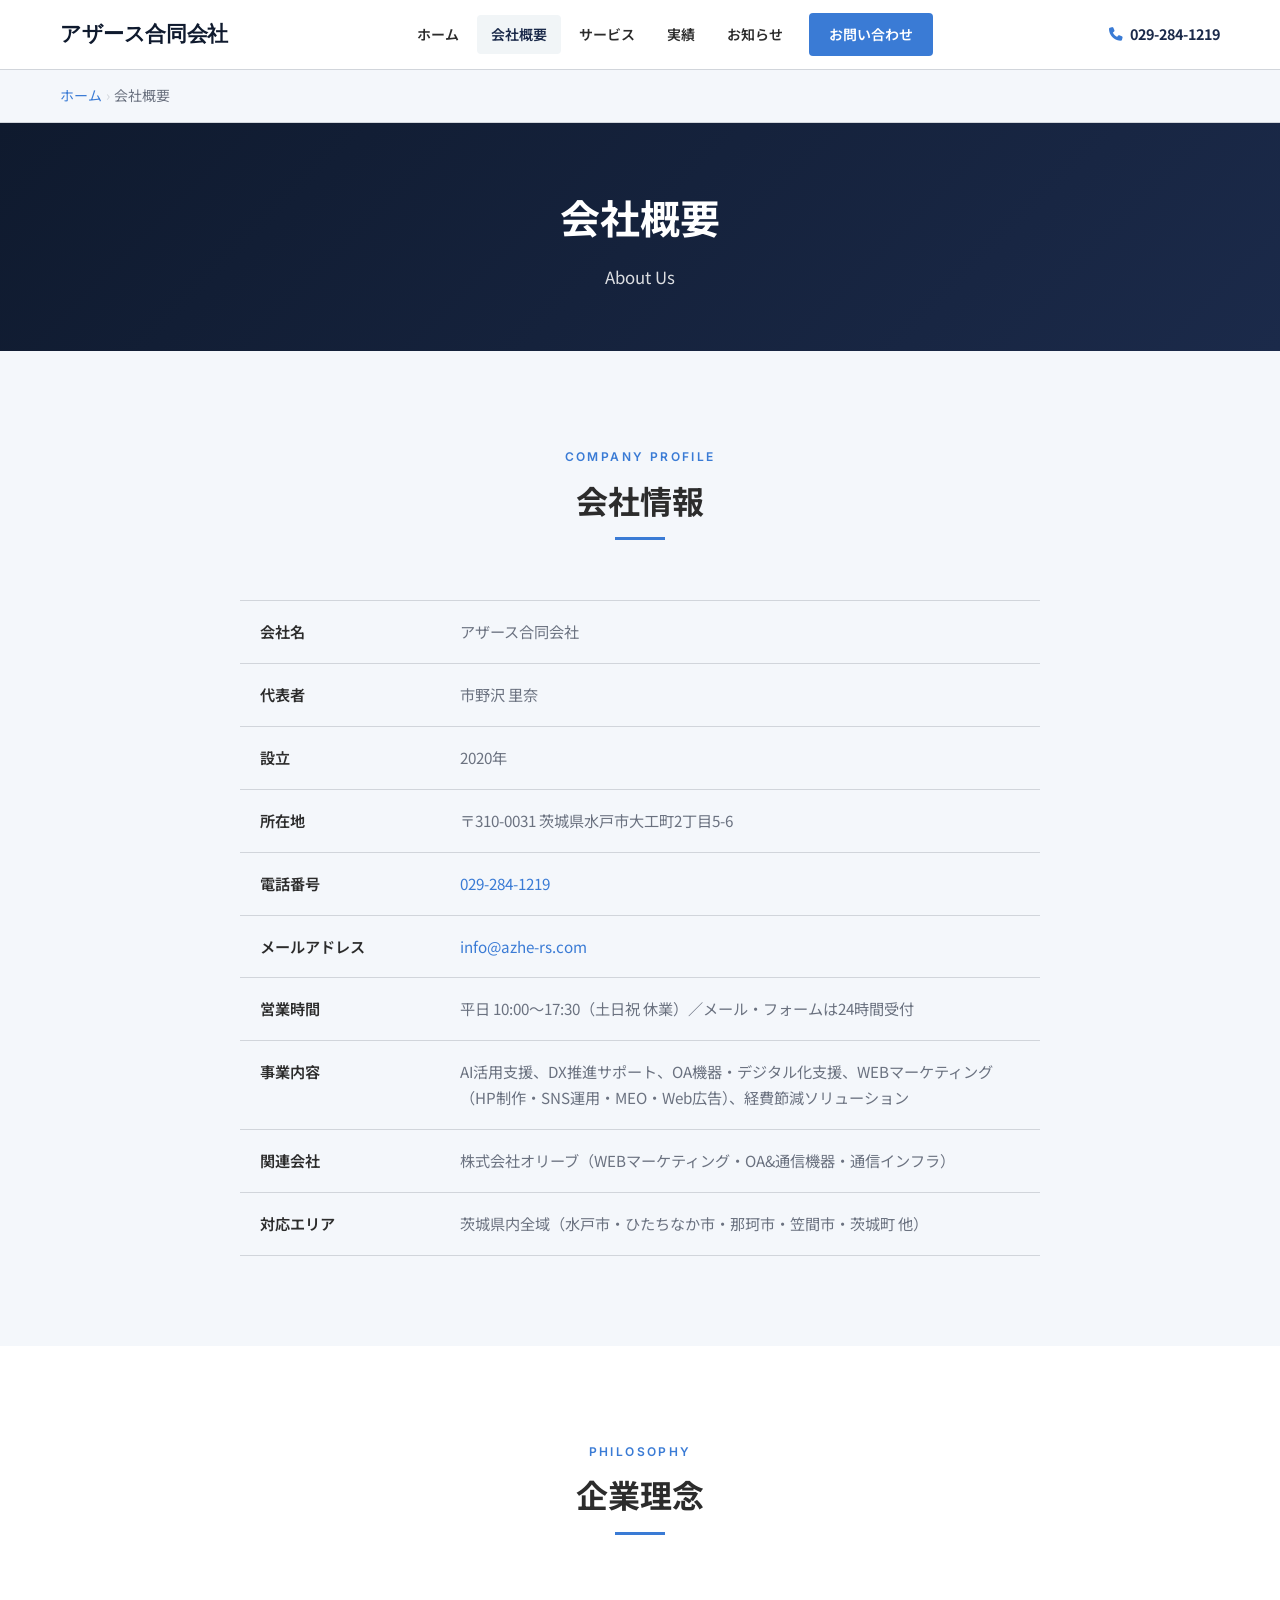
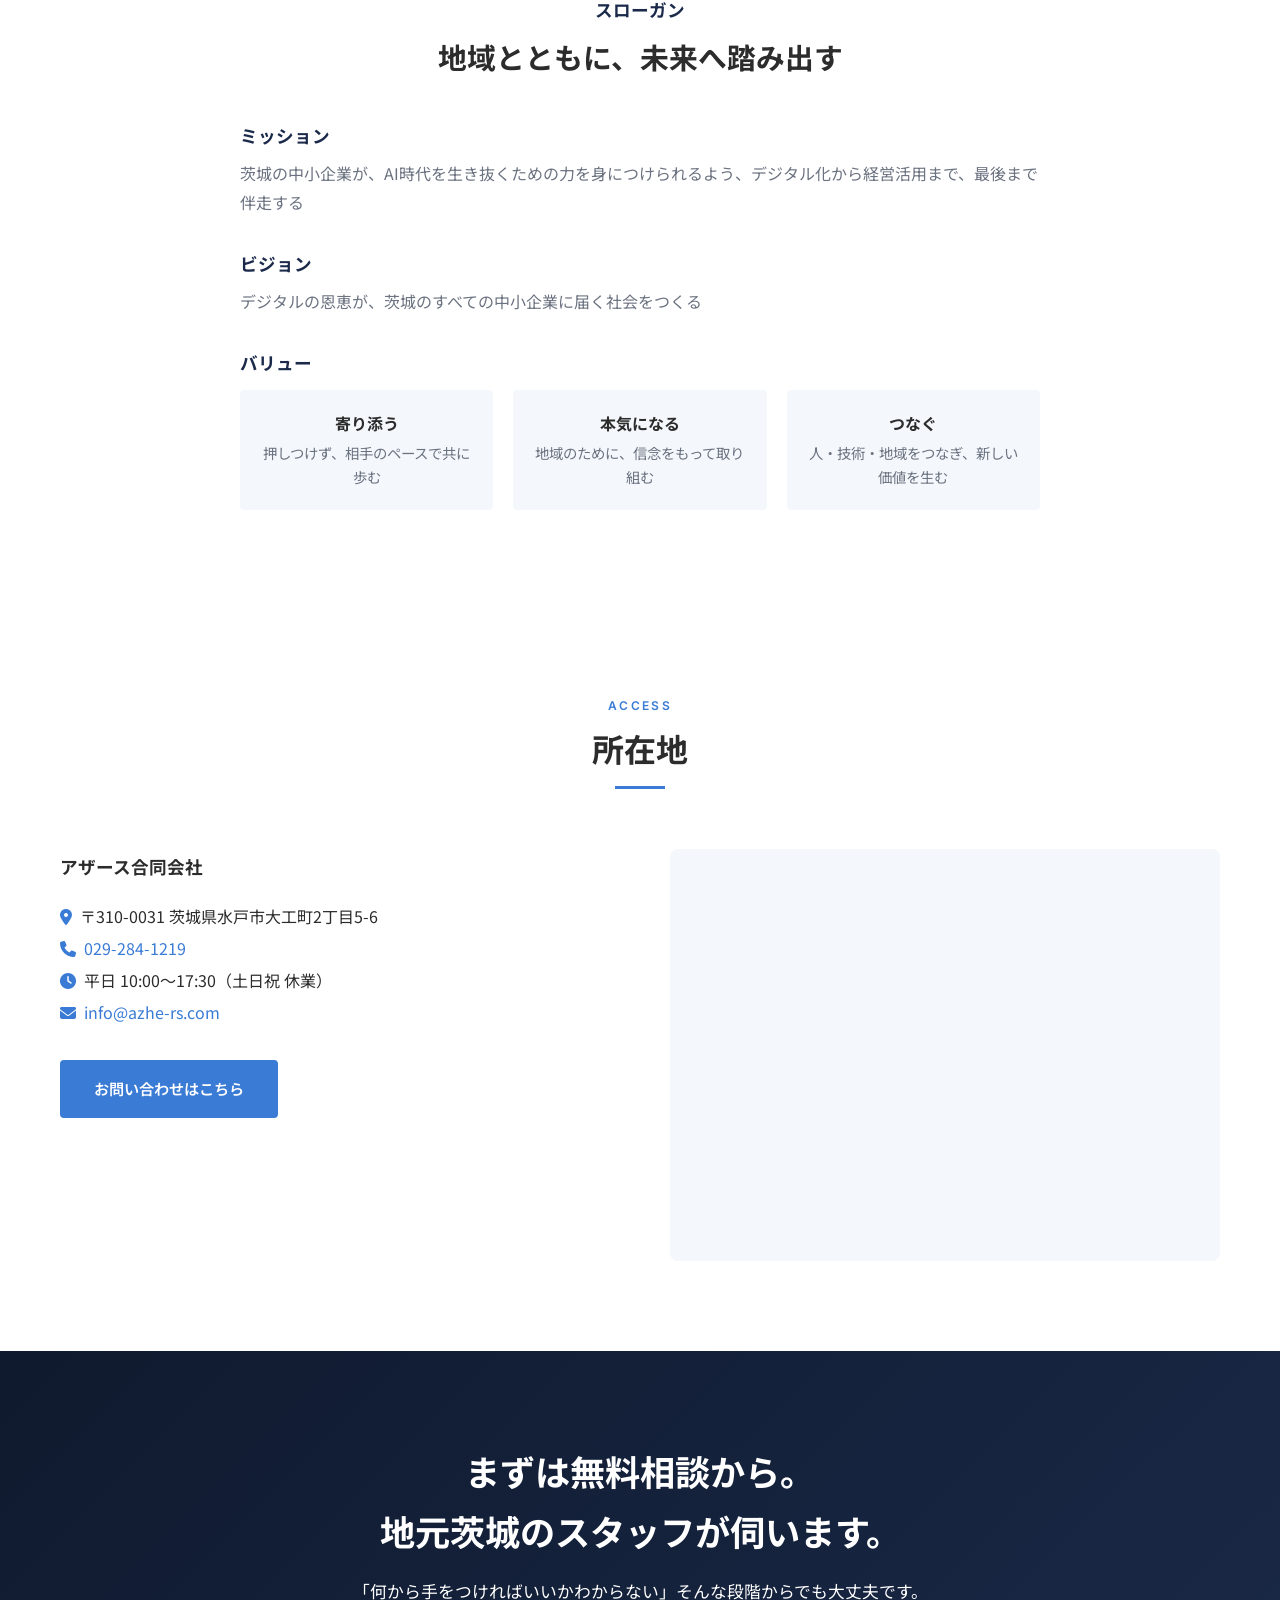
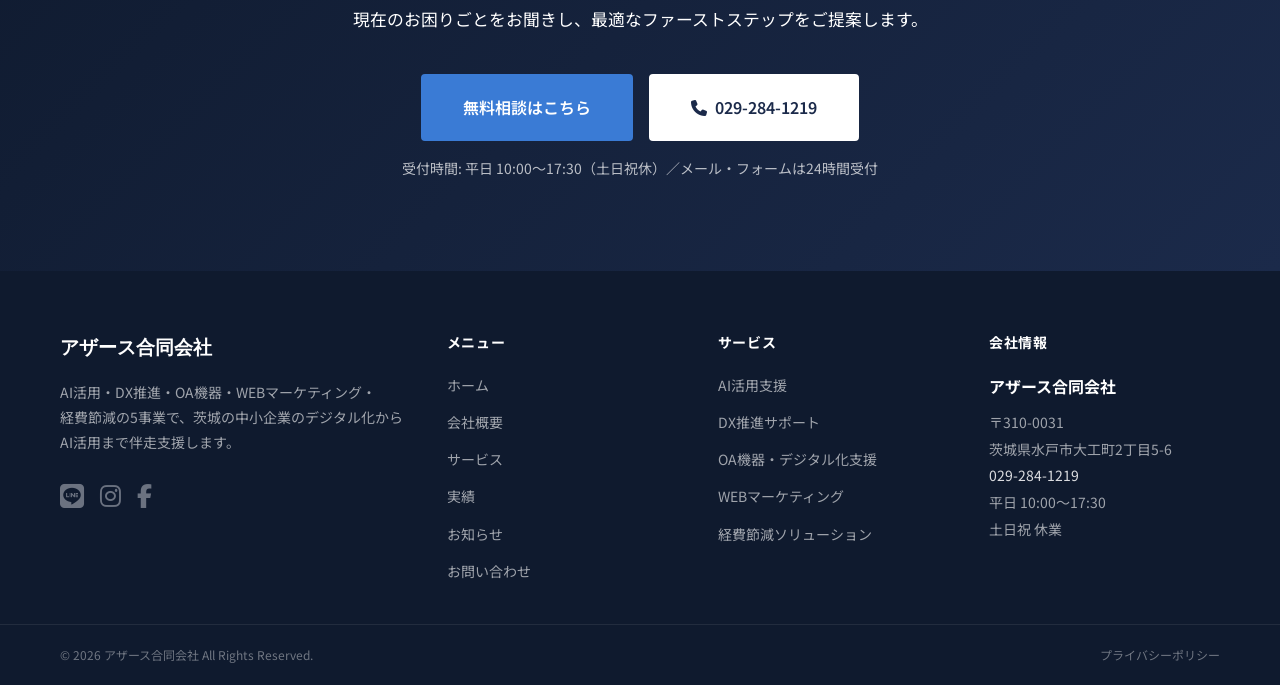
<file: about.html>
﻿<!DOCTYPE html>
<html lang="ja">
<head>
  <meta charset="UTF-8">
  <meta name="viewport" content="width=device-width, initial-scale=1.0">

  <title>会社概要｜アザース合同会社｜茨城県水戸市｜AI活用・DX・WEB支援</title>
  <meta name="description" content="アザース合同会社の会社概要。代表・市野沢里奈が茨城の中小企業のデジタル化からAI活用まで伴走支援しています。">

  <link rel="canonical" href="https://azhe-rs.com/about.html">

  <meta property="og:type"        content="article">
  <meta property="og:title"       content="会社概要｜アザース合同会社">
  <meta property="og:description" content="アザース合同会社の会社概要。代表・市野沢里奈が茨城県水戸市の中小企業のデジタル化からAI活用まで伴走支援しています。">
  <meta property="og:url"         content="https://azhe-rs.com/about.html">
  <meta property="og:image"       content="https://azhe-rs.com/images/ogp.jpg">
  <meta property="og:site_name"   content="アザース合同会社">
  <meta property="og:locale"      content="ja_JP">

  <meta name="twitter:card"        content="summary_large_image">
  <meta name="twitter:title"       content="会社概要｜アザース合同会社">
  <meta name="twitter:description" content="茨城県水戸市拠点。代表・市野沢里奈が中小企業のデジタル化からAI活用まで伴走支援しています。">
  <meta name="twitter:image"       content="https://azhe-rs.com/images/ogp.jpg">

  <link rel="preconnect" href="https://fonts.googleapis.com">
  <link rel="preconnect" href="https://fonts.gstatic.com" crossorigin>
  <link href="https://fonts.googleapis.com/css2?family=Inter:wght@400;600;700&family=Noto+Sans+JP:wght@400;600;700&display=swap" rel="stylesheet">

  <link rel="stylesheet" href="https://cdnjs.cloudflare.com/ajax/libs/font-awesome/6.5.0/css/all.min.css">
  <link rel="stylesheet" href="css/reset.css">
  <link rel="stylesheet" href="css/variables.css">
  <link rel="stylesheet" href="css/components.css">
  <link rel="stylesheet" href="css/style.css">
  <link rel="stylesheet" href="css/responsive.css">

  <script type="application/ld+json">
  {
    "@context": "https://schema.org",
    "@type": "BreadcrumbList",
    "itemListElement": [
      { "@type": "ListItem", "position": 1, "name": "ホーム", "item": "https://azhe-rs.com/" },
      { "@type": "ListItem", "position": 2, "name": "会社概要", "item": "https://azhe-rs.com/about.html" }
    ]
  }
  </script>
</head>
<body>

<header class="site-header" role="banner">
  <div class="header-inner">
    <a href="index.html" class="site-logo" aria-label="アザース合同会社トップページへ">
      <span class="site-logo-text">
        アザース合同会社
      </span>
    </a>
    <nav class="global-nav" aria-label="グローバルナビゲーション">
      <a href="index.html">ホーム</a>
      <a href="about.html" aria-current="page">会社概要</a>
      <a href="service.html">サービス</a>
      <a href="works.html">実績</a>
      <a href="news.html">お知らせ</a>
      <a href="contact.html" class="nav-cta">お問い合わせ</a>
    </nav>
    <a href="tel:029-284-1219" class="header-tel" aria-label="電話番号 029-284-1219"><i class="fa-solid fa-phone"></i><span>029-284-1219</span></a>
    <button class="hamburger-btn" aria-expanded="false" aria-controls="mobile-menu" aria-label="メニューを開く">
      <span></span><span></span><span></span>
    </button>
  </div>
</header>

<div class="mobile-menu" id="mobile-menu" aria-hidden="true">
  <nav class="mobile-nav" aria-label="モバイルナビゲーション">
    <a href="index.html">ホーム</a>
    <a href="about.html">会社概要</a>
    <a href="service.html">サービス</a>
    <a href="works.html">実績</a>
    <a href="news.html">お知らせ</a>
    <a href="contact.html" class="nav-cta">お問い合わせ</a>
  </nav>
</div>

<!-- パンくずリスト -->
<nav class="breadcrumb" aria-label="パンくずリスト" style="margin-top: var(--header-height);">
  <div class="container">
    <ol class="breadcrumb-list">
      <li><a href="index.html">ホーム</a></li>
      <li aria-current="page">会社概要</li>
    </ol>
  </div>
</nav>

<!-- ページヒーロー -->
<div class="page-hero">
  <div class="container">
    <h1 class="page-hero-title">会社概要</h1>
    <p class="page-hero-desc">About Us</p>
  </div>
</div>

<main id="main-content">

  <!-- 会社概要テーブル -->
  <section class="section section--alt" aria-label="会社情報">
    <div class="container">

      <div class="section-header">
        <span class="section-label">Company Profile</span>
        <h2 class="section-title">会社情報</h2>
      </div>

      <div style="max-width: 800px; margin: 0 auto;">
        <table class="info-table fade-in">
          <tbody>
            <tr>
              <th scope="row">会社名</th>
              <td>アザース合同会社</td>
            </tr>

            <tr>
              <th scope="row">代表者</th>
              <td>市野沢 里奈</td>
            </tr>
            <tr>
              <th scope="row">設立</th>
              <td>2020年</td>
            </tr>
            <tr>
              <th scope="row">所在地</th>
              <td>〒310-0031 茨城県水戸市大工町2丁目5-6</td>
            </tr>
            <tr>
              <th scope="row">電話番号</th>
              <td><a href="tel:029-284-1219" style="color: var(--color-primary-light);">029-284-1219</a></td>
            </tr>
            <tr>
              <th scope="row">メールアドレス</th>
              <!-- TODO: 正式なメールアドレスに差し替えてください -->
              <td><a href="mailto:info@azhe-rs.com" style="color: var(--color-primary-light);">info@azhe-rs.com</a></td>
            </tr>
            <tr>
              <th scope="row">営業時間</th>
              <td>平日 10:00〜17:30（土日祝 休業）／メール・フォームは24時間受付</td>
            </tr>
            <tr>
              <th scope="row">事業内容</th>
              <td>AI活用支援、DX推進サポート、OA機器・デジタル化支援、WEBマーケティング（HP制作・SNS運用・MEO・Web広告）、経費節減ソリューション</td>
            </tr>
            <tr>
              <th scope="row">関連会社</th>
              <td>株式会社オリーブ（WEBマーケティング・OA&amp;通信機器・通信インフラ）</td>
            </tr>
            <tr>
              <th scope="row">対応エリア</th>
              <td>茨城県内全域（水戸市・ひたちなか市・那珂市・笠間市・茨城町 他）</td>
            </tr>
          </tbody>
        </table>
      </div>

    </div>
  </section>


  <!-- 企業理念 -->
  <section class="section" aria-label="企業理念">
    <div class="container">
      <div class="section-header">
        <span class="section-label">Philosophy</span>
        <h2 class="section-title">企業理念</h2>
      </div>
      <div style="max-width: 800px; margin: 0 auto;" class="fade-in">
        <div style="text-align:center; margin-bottom: 40px;">
          <p style="font-size: 1.1rem; font-weight: 700; color: var(--color-primary); margin-bottom: 8px;">スローガン</p>
          <p style="font-size: 1.8rem; font-weight: 700; color: var(--color-text);">地域とともに、未来へ踏み出す</p>
        </div>
        <div style="display: grid; gap: 32px;">
          <div>
            <h3 style="font-size: 1.1rem; font-weight: 700; color: var(--color-primary); margin-bottom: 8px;">ミッション</h3>
            <p style="color: var(--color-text-light); line-height: 1.8;">茨城の中小企業が、AI時代を生き抜くための力を身につけられるよう、デジタル化から経営活用まで、最後まで伴走する</p>
          </div>
          <div>
            <h3 style="font-size: 1.1rem; font-weight: 700; color: var(--color-primary); margin-bottom: 8px;">ビジョン</h3>
            <p style="color: var(--color-text-light); line-height: 1.8;">デジタルの恩恵が、茨城のすべての中小企業に届く社会をつくる</p>
          </div>
          <div>
            <h3 style="font-size: 1.1rem; font-weight: 700; color: var(--color-primary); margin-bottom: 8px;">バリュー</h3>
            <div style="display: grid; grid-template-columns: repeat(auto-fit, minmax(220px, 1fr)); gap: 20px; margin-top: 12px;">
              <div style="padding: 20px; background: var(--color-bg-alt); border-radius: var(--border-radius); text-align: center;">
                <p style="font-weight: 700; color: var(--color-text); margin-bottom: 4px;">寄り添う</p>
                <p style="font-size: 0.9rem; color: var(--color-text-light);">押しつけず、相手のペースで共に歩む</p>
              </div>
              <div style="padding: 20px; background: var(--color-bg-alt); border-radius: var(--border-radius); text-align: center;">
                <p style="font-weight: 700; color: var(--color-text); margin-bottom: 4px;">本気になる</p>
                <p style="font-size: 0.9rem; color: var(--color-text-light);">地域のために、信念をもって取り組む</p>
              </div>
              <div style="padding: 20px; background: var(--color-bg-alt); border-radius: var(--border-radius); text-align: center;">
                <p style="font-weight: 700; color: var(--color-text); margin-bottom: 4px;">つなぐ</p>
                <p style="font-size: 0.9rem; color: var(--color-text-light);">人・技術・地域をつなぎ、新しい価値を生む</p>
              </div>
            </div>
          </div>
        </div>
      </div>
    </div>
  </section>


  <!-- アクセス・Googleマップ -->
  <section class="section" aria-label="アクセス">
    <div class="container">

      <div class="section-header">
        <span class="section-label">Access</span>
        <h2 class="section-title">所在地</h2>
      </div>

      <div class="access-layout fade-in">

        <div>
          <address style="font-style: normal; line-height: 2;">
            <p style="font-size: 1.1rem; font-weight: 700; color: var(--color-text); margin-bottom: 16px;">
              アザース合同会社            </p>
            <p><i class="fa-solid fa-location-dot" style="color: var(--color-primary-light); margin-right: 8px;"></i>〒310-0031 茨城県水戸市大工町2丁目5-6</p>
            <p><i class="fa-solid fa-phone" style="color: var(--color-primary-light); margin-right: 8px;"></i><a href="tel:029-284-1219" style="color: var(--color-primary-light);">029-284-1219</a></p>
            <p><i class="fa-solid fa-clock" style="color: var(--color-primary-light); margin-right: 8px;"></i>平日 10:00〜17:30（土日祝 休業）</p>
            <!-- TODO: 正式なメールアドレスに差し替えてください -->
            <p><i class="fa-solid fa-envelope" style="color: var(--color-primary-light); margin-right: 8px;"></i><a href="mailto:info@azhe-rs.com" style="color: var(--color-primary-light);">info@azhe-rs.com</a></p>
          </address>
          <div style="margin-top: 32px;">
            <a href="contact.html" class="btn btn-primary">お問い合わせはこちら</a>
          </div>
        </div>

        <div class="map-container">
          <iframe src="https://www.google.com/maps/embed?pb=!1m18!1m12!1m3!1d3212.147752036112!2d140.45327427665467!3d36.3814170723694!2m3!1f0!2f0!3f0!3m2!1i1024!2i768!4f13.1!3m3!1m2!1s0x60222440bbc7f85f%3A0x107902e3f0b9c488!2z5pel5pys44CB44CSMzEwLTAwMzEg6Iyo5Z-O55yM5rC05oi45biC5aSn5bel55S677yS5LiB55uu77yV4oiS77yW!5e0!3m2!1sja!2sus!4v1777225935898!5m2!1sja!2sus" width="100%" height="100%" style="border:0;" allowfullscreen="" loading="lazy" referrerpolicy="no-referrer-when-downgrade" title="アザース合同会社 所在地マップ"></iframe>
        </div>

      </div>

    </div>
  </section>
  <!-- CTAセクション -->
  <section class="cta-section" aria-label="お問い合わせ誘導">
    <div class="container">
      <h2 class="cta-title fade-in">まずは無料相談から。<br>地元茨城のスタッフが伺います。</h2>
      <p class="cta-desc fade-in fade-in-delay-1">
        「何から手をつければいいかわからない」そんな段階からでも大丈夫です。<br>
        現在のお困りごとをお聞きし、最適なファーストステップをご提案します。
      </p>
      <div class="cta-actions fade-in fade-in-delay-2">
        <a href="contact.html" class="btn btn-primary btn-lg">無料相談はこちら</a>
        <a href="tel:029-284-1219" class="btn btn-white btn-lg"><i class="fa-solid fa-phone"></i> 029-284-1219</a>
      </div>
      <p class="cta-note">受付時間: 平日 10:00〜17:30（土日祝休）／メール・フォームは24時間受付</p>
    </div>
  </section>

</main>


<footer class="site-footer" role="contentinfo">
  <div class="footer-top">
    <div class="container">
      <div class="footer-grid">
        <div>
          <a href="index.html" class="footer-brand">
            <span class="footer-brand-text">アザース合同会社</span>
          </a>
          <p class="footer-desc">
            AI活用・DX推進・OA機器・WEBマーケティング・経費節減の5事業で、茨城の中小企業のデジタル化からAI活用まで伴走支援します。
          </p>
          <div style="margin-top: 16px; display: flex; gap: 16px; flex-wrap: wrap;">
            <a href="#" target="_blank" rel="noopener noreferrer" style="color: var(--color-text-light); font-size: 1.5rem;" aria-label="LINE公式アカウント">
              <i class="fa-brands fa-line" aria-hidden="true"></i>
            </a>
            <a href="#" target="_blank" rel="noopener noreferrer" style="color: var(--color-text-light); font-size: 1.5rem;" aria-label="Instagram">
              <i class="fa-brands fa-instagram" aria-hidden="true"></i>
            </a>
            <a href="#" target="_blank" rel="noopener noreferrer" style="color: var(--color-text-light); font-size: 1.5rem;" aria-label="Facebook">
              <i class="fa-brands fa-facebook-f" aria-hidden="true"></i>
            </a>
          </div>
        </div>
        <div>
          <h3 class="footer-col-title">メニュー</h3>
          <ul class="footer-nav-list">
            <li><a href="index.html">ホーム</a></li>
            <li><a href="about.html">会社概要</a></li>
            <li><a href="service.html">サービス</a></li>
            <li><a href="works.html">実績</a></li>
            <li><a href="news.html">お知らせ</a></li>
            <li><a href="contact.html">お問い合わせ</a></li>
          </ul>
        </div>
        <div>
          <h3 class="footer-col-title">サービス</h3>
          <ul class="footer-nav-list">
            <li><a href="service.html#ai">AI活用支援</a></li>
            <li><a href="service.html#dx">DX推進サポート</a></li>
            <li><a href="service.html#oa">OA機器・デジタル化支援</a></li>
            <li><a href="service.html#web">WEBマーケティング</a></li>
            <li><a href="service.html#cost">経費節減ソリューション</a></li>
          </ul>
        </div>
        <div>
          <h3 class="footer-col-title">会社情報</h3>
          <address class="footer-nap" style="font-style: normal;">
            <p class="nap-name">アザース合同会社</p>
            <p class="nap-address">〒310-0031<br>茨城県水戸市大工町2丁目5-6</p>
            <p class="nap-tel"><a href="tel:029-284-1219">029-284-1219</a></p>
            <p class="nap-hours">平日 10:00〜17:30<br>土日祝 休業</p>
          </address>
        </div>
      </div>
    </div>
  </div>
  <div class="footer-bottom">
    <div class="container">
      <div class="footer-bottom-inner">
        <p class="footer-copy">&copy; 2026 アザース合同会社 All Rights Reserved.</p>
        <nav class="footer-legal" aria-label="法的情報">
          <a href="privacy.html">プライバシーポリシー</a>
        </nav>
      </div>
    </div>
  </div>
</footer>

<script src="js/main.js" defer></script>
<script src="js/scroll-animation.js" defer></script>

</body>
</html>
</file>
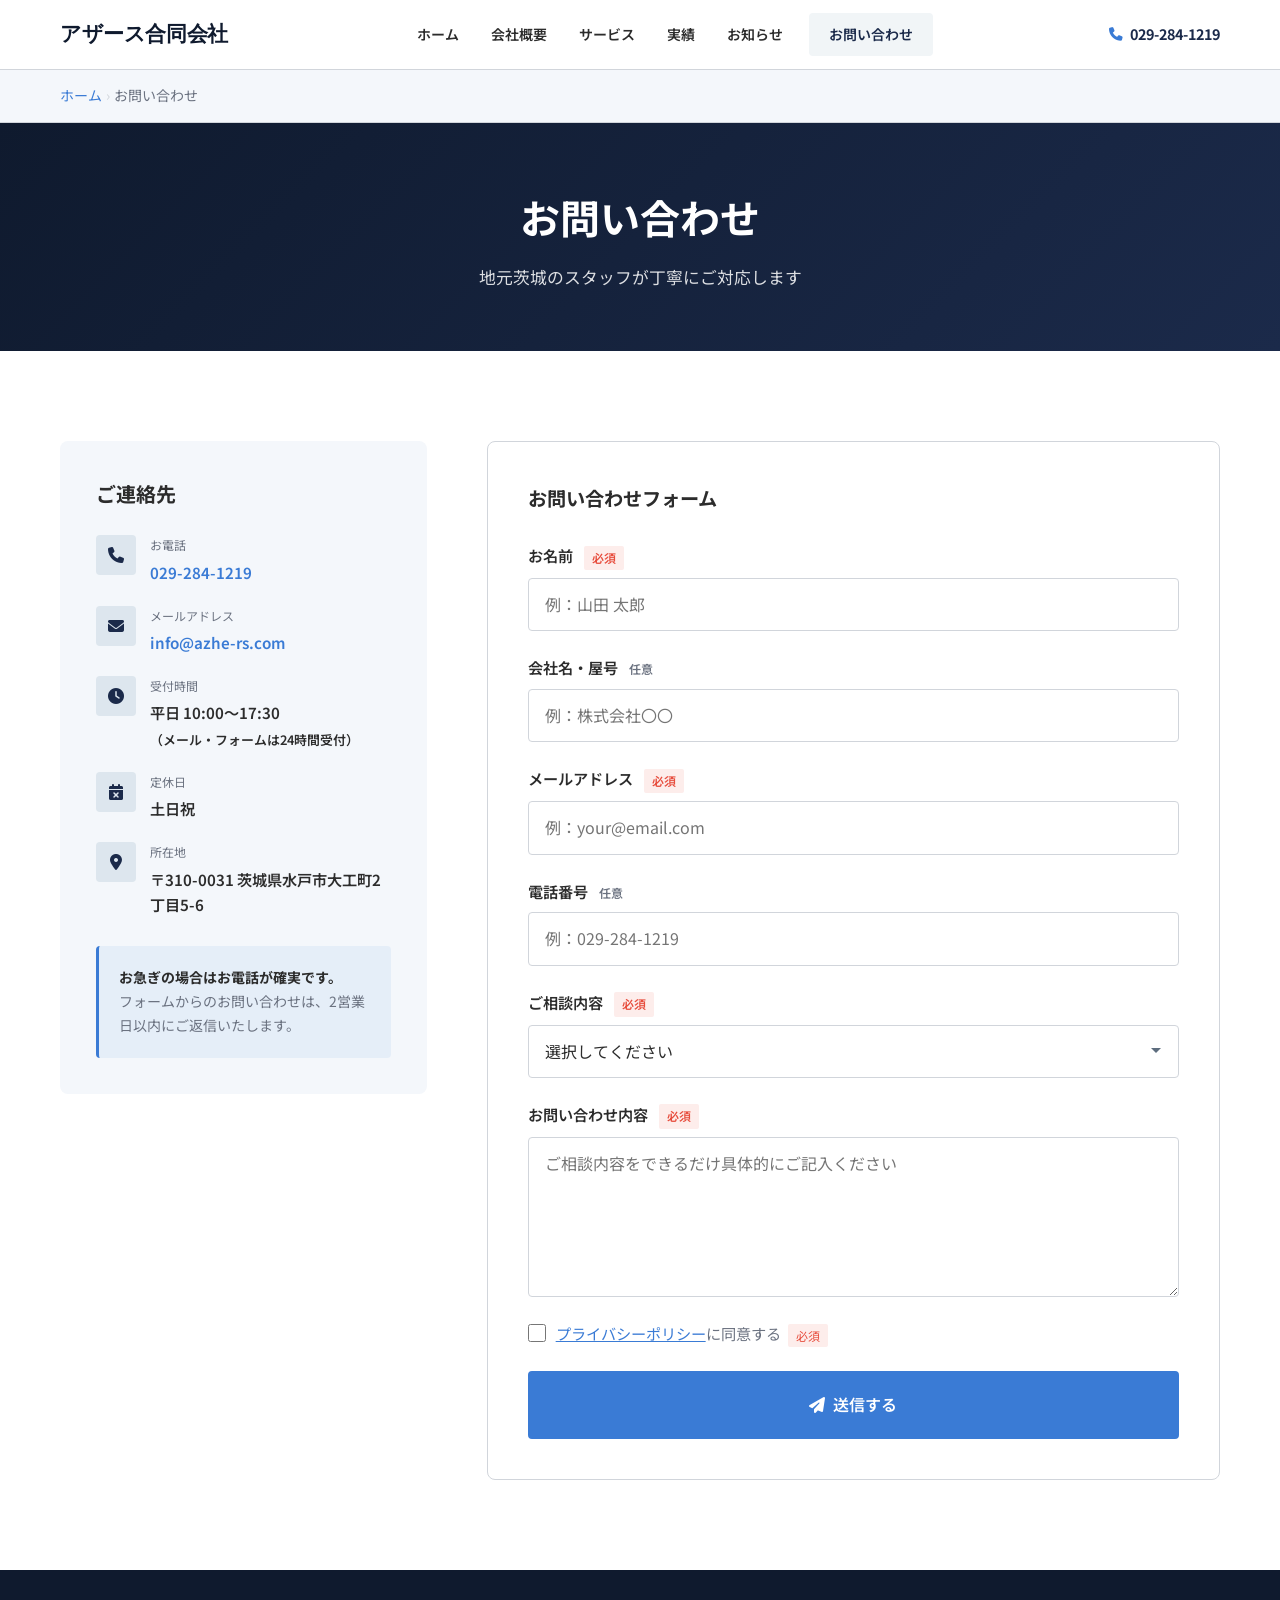
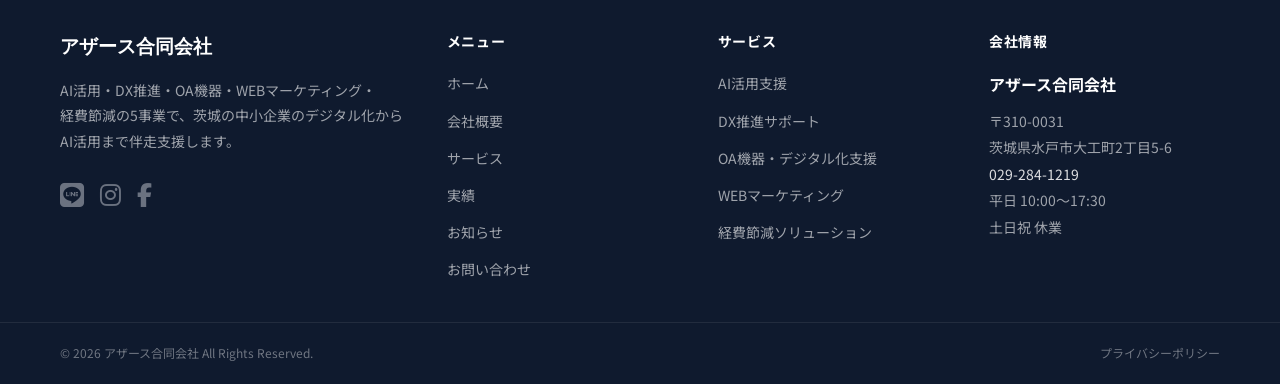
<file: contact.html>
﻿<!DOCTYPE html>
<html lang="ja">
<head>
  <meta charset="UTF-8">
  <meta name="viewport" content="width=device-width, initial-scale=1.0">

  <title>お問い合わせ｜アザース合同会社｜茨城県水戸市のAI活用・DX・WEBマーケティング支援</title>
  <meta name="description" content="アザース合同会社へのお問い合わせはこちら。AI活用支援・DX推進・HP制作・OA機器導入・経費節減についてお気軽にご相談ください。">

  <link rel="canonical" href="https://azhe-rs.com/contact.html">

  <meta property="og:type"        content="article">
  <meta property="og:title"       content="お問い合わせ｜アザース合同会社">
  <meta property="og:description" content="アザース合同会社へのお問い合わせはこちら。AI活用支援・DX推進・HP制作・OA機器導入・経費節減についてお気軽にご相談ください。">
  <meta property="og:url"         content="https://azhe-rs.com/contact.html">
  <meta property="og:image"       content="https://azhe-rs.com/images/ogp.jpg">
  <meta property="og:site_name"   content="アザース合同会社">
  <meta property="og:locale"      content="ja_JP">

  <meta name="twitter:card"        content="summary_large_image">
  <meta name="twitter:title"       content="お問い合わせ｜アザース合同会社">
  <meta name="twitter:description" content="アザース合同会社へのお問い合わせはこちら。AI活用支援・DX推進・HP制作・OA機器導入・経費節減についてお気軽にご相談ください。">
  <meta name="twitter:image"       content="https://azhe-rs.com/images/ogp.jpg">

  <link rel="preconnect" href="https://fonts.googleapis.com">
  <link rel="preconnect" href="https://fonts.gstatic.com" crossorigin>
  <link href="https://fonts.googleapis.com/css2?family=Inter:wght@400;600;700&family=Noto+Sans+JP:wght@400;600;700&display=swap" rel="stylesheet">

  <link rel="stylesheet" href="https://cdnjs.cloudflare.com/ajax/libs/font-awesome/6.5.0/css/all.min.css">
  <link rel="stylesheet" href="css/reset.css">
  <link rel="stylesheet" href="css/variables.css">
  <link rel="stylesheet" href="css/components.css">
  <link rel="stylesheet" href="css/style.css">
  <link rel="stylesheet" href="css/responsive.css">

  <script type="application/ld+json">
  {
    "@context": "https://schema.org",
    "@type": "BreadcrumbList",
    "itemListElement": [
      { "@type": "ListItem", "position": 1, "name": "ホーム", "item": "https://azhe-rs.com/" },
      { "@type": "ListItem", "position": 2, "name": "お問い合わせ", "item": "https://azhe-rs.com/contact.html" }
    ]
  }
  </script>
</head>
<body>

<header class="site-header" role="banner">
  <div class="header-inner">
    <a href="index.html" class="site-logo" aria-label="アザース合同会社トップページへ">
      <span class="site-logo-text">
        アザース合同会社
      </span>
    </a>
    <nav class="global-nav" aria-label="グローバルナビゲーション">
      <a href="index.html">ホーム</a>
      <a href="about.html">会社概要</a>
      <a href="service.html">サービス</a>
      <a href="works.html">実績</a>
      <a href="news.html">お知らせ</a>
      <a href="contact.html" aria-current="page" class="nav-cta">お問い合わせ</a>
    </nav>
    <a href="tel:029-284-1219" class="header-tel" aria-label="電話番号 029-284-1219"><i class="fa-solid fa-phone"></i><span>029-284-1219</span></a>
    <button class="hamburger-btn" aria-expanded="false" aria-controls="mobile-menu" aria-label="メニューを開く">
      <span></span><span></span><span></span>
    </button>
  </div>
</header>

<div class="mobile-menu" id="mobile-menu" aria-hidden="true">
  <nav class="mobile-nav" aria-label="モバイルナビゲーション">
    <a href="index.html">ホーム</a>
    <a href="about.html">会社概要</a>
    <a href="service.html">サービス</a>
    <a href="works.html">実績</a>
    <a href="news.html">お知らせ</a>
    <a href="contact.html" class="nav-cta">お問い合わせ</a>
  </nav>
</div>

<!-- パンくずリスト -->
<nav class="breadcrumb" aria-label="パンくずリスト" style="margin-top: var(--header-height);">
  <div class="container">
    <ol class="breadcrumb-list">
      <li><a href="index.html">ホーム</a></li>
      <li aria-current="page">お問い合わせ</li>
    </ol>
  </div>
</nav>

<!-- ページヒーロー -->
<div class="page-hero">
  <div class="container">
    <h1 class="page-hero-title">お問い合わせ</h1>
    <p class="page-hero-desc">地元茨城のスタッフが丁寧にご対応します</p>
  </div>
</div>

<main id="main-content">

  <section class="section" aria-label="お問い合わせ">
    <div class="container">

      <div class="contact-layout">

        <!-- 左: 連絡先情報 -->
        <div class="contact-info fade-in">
          <h2 class="contact-info-title">ご連絡先</h2>

          <ul class="contact-info-list">

            <li class="contact-info-item">
              <div class="contact-info-icon" aria-hidden="true">
                <i class="fa-solid fa-phone" style="color: var(--color-primary);"></i>
              </div>
              <div>
                <p class="contact-info-label">お電話</p>
                <p class="contact-info-value">
                  <a href="tel:029-284-1219">029-284-1219</a>
                </p>
              </div>
            </li>

            <li class="contact-info-item">
              <div class="contact-info-icon" aria-hidden="true">
                <i class="fa-solid fa-envelope" style="color: var(--color-primary);"></i>
              </div>
              <div>
                <p class="contact-info-label">メールアドレス</p>
                <!-- TODO: 正式なメールアドレスに差し替えてください -->
                <p class="contact-info-value">
                  <a href="mailto:info@azhe-rs.com">info@azhe-rs.com</a>
                </p>
              </div>
            </li>

            <li class="contact-info-item">
              <div class="contact-info-icon" aria-hidden="true">
                <i class="fa-solid fa-clock" style="color: var(--color-primary);"></i>
              </div>
              <div>
                <p class="contact-info-label">受付時間</p>
                <p class="contact-info-value">平日 10:00〜17:30<br><span style="font-size:0.85em;">（メール・フォームは24時間受付）</span></p>
              </div>
            </li>

            <li class="contact-info-item">
              <div class="contact-info-icon" aria-hidden="true">
                <i class="fa-solid fa-calendar-xmark" style="color: var(--color-primary);"></i>
              </div>
              <div>
                <p class="contact-info-label">定休日</p>
                <p class="contact-info-value">土日祝</p>
              </div>
            </li>

            <li class="contact-info-item">
              <div class="contact-info-icon" aria-hidden="true">
                <i class="fa-solid fa-location-dot" style="color: var(--color-primary);"></i>
              </div>
              <div>
                <p class="contact-info-label">所在地</p>
                <p class="contact-info-value">〒310-0031 茨城県水戸市大工町2丁目5-6</p>
              </div>
            </li>

          </ul>

          <div style="margin-top: 28px; padding: 20px; background-color: rgba(58, 123, 213, 0.08); border-radius: var(--border-radius); border-left: 3px solid var(--color-accent);">
            <p style="font-size: 0.875rem; color: var(--color-text-light); line-height: 1.7;">
              <strong style="color: var(--color-text);">お急ぎの場合はお電話が確実です。</strong><br>
              フォームからのお問い合わせは、2営業日以内にご返信いたします。
            </p>
          </div>
        </div>

        <!-- 右: お問い合わせフォーム -->
        <div class="contact-form-wrap fade-in fade-in-delay-1">

          <!-- 送信完了メッセージ（form-validation.jsが制御） -->
          <div class="form-success" id="form-success" role="alert" aria-live="polite">
            <div class="form-success-icon"><i class="fa-solid fa-circle-check" style="color: var(--color-accent);"></i></div>
            <h2 class="form-success-title">送信が完了しました</h2>
            <p class="form-success-text">
              お問い合わせいただきありがとうございます。<br>
              2営業日以内にご連絡いたします。
            </p>
          </div>

          <!-- TODO: 正式なメールアドレスに差し替えてください -->
          <form class="contact-form" id="contact-form" novalidate
                action="mailto:info@azhe-rs.com" method="POST">
            <!-- 本番環境ではFormspree等のサービスに差し替えてください -->
            <!-- Formspreeの場合: action="https://formspree.io/f/YOUR_FORM_ID" method="POST" -->

            <h2 style="font-size: 1.2rem; font-weight: 700; color: var(--color-text); margin-bottom: 28px;">
              お問い合わせフォーム
            </h2>

            <div class="form-group">
              <label class="form-label" for="name">
                お名前 <span class="form-required">必須</span>
              </label>
              <input class="form-control" type="text" id="name" name="name"
                     placeholder="例：山田 太郎" autocomplete="name" required>
            </div>

            <div class="form-group">
              <label class="form-label" for="company">
                会社名・屋号 <span class="form-optional">任意</span>
              </label>
              <input class="form-control" type="text" id="company" name="company"
                     placeholder="例：株式会社〇〇" autocomplete="organization">
            </div>

            <div class="form-group">
              <label class="form-label" for="email">
                メールアドレス <span class="form-required">必須</span>
              </label>
              <input class="form-control" type="email" id="email" name="email"
                     placeholder="例：your@email.com" autocomplete="email" required>
            </div>

            <div class="form-group">
              <label class="form-label" for="phone">
                電話番号 <span class="form-optional">任意</span>
              </label>
              <input class="form-control" type="tel" id="phone" name="phone"
                     placeholder="例：029-284-1219" autocomplete="tel">
            </div>

            <div class="form-group">
              <label class="form-label" for="service">
                ご相談内容 <span class="form-required">必須</span>
              </label>
              <select class="form-control" id="service" name="service" required>
                <option value="">選択してください</option>
                <option value="ai">AI活用支援</option>
                <option value="dx">DX推進サポート</option>
                <option value="oa">OA機器・デジタル化支援</option>
                <option value="web">WEBマーケティング</option>
                <option value="cost">経費節減ソリューション</option>
                <option value="other">その他</option>
              </select>
            </div>

            <div class="form-group">
              <label class="form-label" for="message">
                お問い合わせ内容 <span class="form-required">必須</span>
              </label>
              <textarea class="form-control" id="message" name="message"
                        placeholder="ご相談内容をできるだけ具体的にご記入ください" required></textarea>
            </div>

            <div class="form-group">
              <label class="form-checkbox">
                <input type="checkbox" name="privacy" required>
                <span class="form-checkbox-label">
                  <a href="privacy.html" target="_blank" rel="noopener">プライバシーポリシー</a>に同意する
                  <span class="form-required" style="margin-left:4px;">必須</span>
                </span>
              </label>
            </div>

            <button type="submit" class="btn btn-primary btn-lg" style="width: 100%;">
              <i class="fa-solid fa-paper-plane"></i> 送信する
            </button>

          </form>
        </div>

      </div>

    </div>
  </section>

</main>


<footer class="site-footer" role="contentinfo">
  <div class="footer-top">
    <div class="container">
      <div class="footer-grid">
        <div>
          <a href="index.html" class="footer-brand">
            <span class="footer-brand-text">アザース合同会社</span>
          </a>
          <p class="footer-desc">
            AI活用・DX推進・OA機器・WEBマーケティング・経費節減の5事業で、茨城の中小企業のデジタル化からAI活用まで伴走支援します。
          </p>
          <div style="margin-top: 16px; display: flex; gap: 16px; flex-wrap: wrap;">
            <a href="#" target="_blank" rel="noopener noreferrer" style="color: var(--color-text-light); font-size: 1.5rem;" aria-label="LINE公式アカウント">
              <i class="fa-brands fa-line" aria-hidden="true"></i>
            </a>
            <a href="#" target="_blank" rel="noopener noreferrer" style="color: var(--color-text-light); font-size: 1.5rem;" aria-label="Instagram">
              <i class="fa-brands fa-instagram" aria-hidden="true"></i>
            </a>
            <a href="#" target="_blank" rel="noopener noreferrer" style="color: var(--color-text-light); font-size: 1.5rem;" aria-label="Facebook">
              <i class="fa-brands fa-facebook-f" aria-hidden="true"></i>
            </a>
          </div>
        </div>
        <div>
          <h3 class="footer-col-title">メニュー</h3>
          <ul class="footer-nav-list">
            <li><a href="index.html">ホーム</a></li>
            <li><a href="about.html">会社概要</a></li>
            <li><a href="service.html">サービス</a></li>
            <li><a href="works.html">実績</a></li>
            <li><a href="news.html">お知らせ</a></li>
            <li><a href="contact.html">お問い合わせ</a></li>
          </ul>
        </div>
        <div>
          <h3 class="footer-col-title">サービス</h3>
          <ul class="footer-nav-list">
            <li><a href="service.html#ai">AI活用支援</a></li>
            <li><a href="service.html#dx">DX推進サポート</a></li>
            <li><a href="service.html#oa">OA機器・デジタル化支援</a></li>
            <li><a href="service.html#web">WEBマーケティング</a></li>
            <li><a href="service.html#cost">経費節減ソリューション</a></li>
          </ul>
        </div>
        <div>
          <h3 class="footer-col-title">会社情報</h3>
          <address class="footer-nap" style="font-style: normal;">
            <p class="nap-name">アザース合同会社</p>
            <p class="nap-address">〒310-0031<br>茨城県水戸市大工町2丁目5-6</p>
            <p class="nap-tel"><a href="tel:029-284-1219">029-284-1219</a></p>
            <p class="nap-hours">平日 10:00〜17:30<br>土日祝 休業</p>
          </address>
        </div>
      </div>
    </div>
  </div>
  <div class="footer-bottom">
    <div class="container">
      <div class="footer-bottom-inner">
        <p class="footer-copy">&copy; 2026 アザース合同会社 All Rights Reserved.</p>
        <nav class="footer-legal" aria-label="法的情報">
          <a href="privacy.html">プライバシーポリシー</a>
        </nav>
      </div>
    </div>
  </div>
</footer>

<script src="js/main.js" defer></script>
<script src="js/scroll-animation.js" defer></script>
<script src="js/form-validation.js" defer></script>

</body>
</html>
</file>
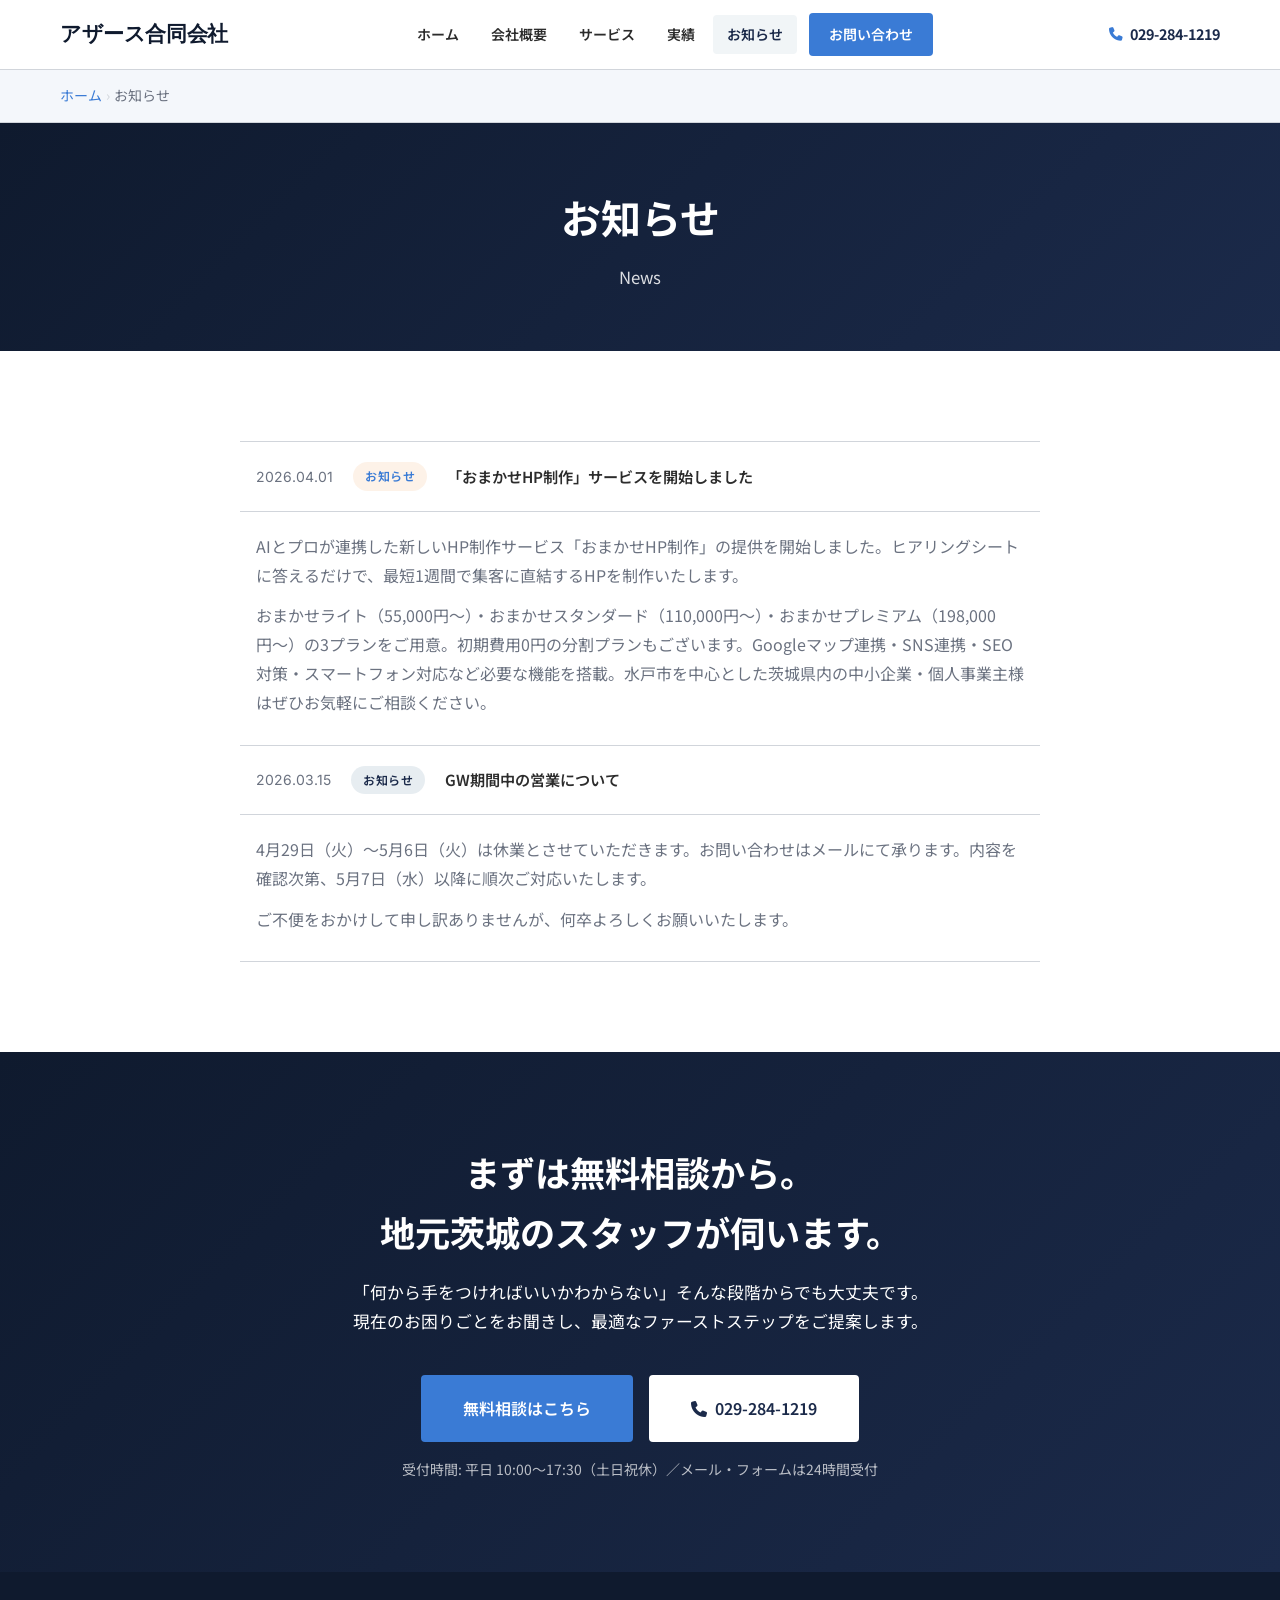
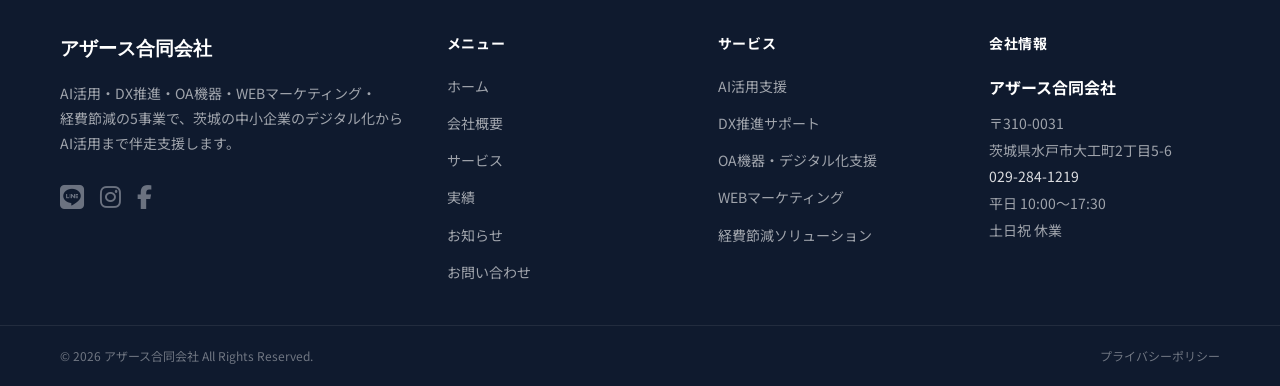
<file: news.html>
﻿<!DOCTYPE html>
<html lang="ja">
<head>
  <meta charset="UTF-8">
  <meta name="viewport" content="width=device-width, initial-scale=1.0">

  <title>お知らせ｜アザース合同会社｜茨城県水戸市の広告・Web制作・IT支援</title>
  <meta name="description" content="アザース合同会社からのお知らせ。新サービス情報・営業日程・更新情報などをお届けします。">

  <link rel="canonical" href="https://azhe-rs.com/news.html">

  <meta property="og:type"        content="article">
  <meta property="og:title"       content="お知らせ｜アザース合同会社">
  <meta property="og:description" content="アザース合同会社からのお知らせ。新サービス情報・営業日程・更新情報など。">
  <meta property="og:url"         content="https://azhe-rs.com/news.html">
  <meta property="og:image"       content="https://azhe-rs.com/images/ogp.jpg">
  <meta property="og:site_name"   content="アザース合同会社">
  <meta property="og:locale"      content="ja_JP">

  <meta name="twitter:card"        content="summary_large_image">
  <meta name="twitter:title"       content="お知らせ｜アザース合同会社">
  <meta name="twitter:description" content="アザース合同会社からのお知らせ。">
  <meta name="twitter:image"       content="https://azhe-rs.com/images/ogp.jpg">

  <link rel="preconnect" href="https://fonts.googleapis.com">
  <link rel="preconnect" href="https://fonts.gstatic.com" crossorigin>
  <link href="https://fonts.googleapis.com/css2?family=Inter:wght@400;600;700&family=Noto+Sans+JP:wght@400;600;700&display=swap" rel="stylesheet">

  <link rel="stylesheet" href="https://cdnjs.cloudflare.com/ajax/libs/font-awesome/6.5.0/css/all.min.css">
  <link rel="stylesheet" href="css/reset.css">
  <link rel="stylesheet" href="css/variables.css">
  <link rel="stylesheet" href="css/components.css">
  <link rel="stylesheet" href="css/style.css">
  <link rel="stylesheet" href="css/responsive.css">

  <script type="application/ld+json">
  {
    "@context": "https://schema.org",
    "@type": "BreadcrumbList",
    "itemListElement": [
      { "@type": "ListItem", "position": 1, "name": "ホーム", "item": "https://azhe-rs.com/" },
      { "@type": "ListItem", "position": 2, "name": "お知らせ", "item": "https://azhe-rs.com/news.html" }
    ]
  }
  </script>
</head>
<body>

<header class="site-header" role="banner">
  <div class="header-inner">
    <a href="index.html" class="site-logo" aria-label="アザース合同会社トップページへ">
      <span class="site-logo-text">
        アザース合同会社
      </span>
    </a>
    <nav class="global-nav" aria-label="グローバルナビゲーション">
      <a href="index.html">ホーム</a>
      <a href="about.html">会社概要</a>
      <a href="service.html">サービス</a>
      <a href="works.html">実績</a>
      <a href="news.html" aria-current="page">お知らせ</a>
      <a href="contact.html" class="nav-cta">お問い合わせ</a>
    </nav>
    <a href="tel:029-284-1219" class="header-tel" aria-label="電話番号 029-284-1219"><i class="fa-solid fa-phone"></i><span>029-284-1219</span></a>
    <button class="hamburger-btn" aria-expanded="false" aria-controls="mobile-menu" aria-label="メニューを開く">
      <span></span><span></span><span></span>
    </button>
  </div>
</header>

<div class="mobile-menu" id="mobile-menu" aria-hidden="true">
  <nav class="mobile-nav" aria-label="モバイルナビゲーション">
    <a href="index.html">ホーム</a>
    <a href="about.html">会社概要</a>
    <a href="service.html">サービス</a>
    <a href="works.html">実績</a>
    <a href="news.html">お知らせ</a>
    <a href="contact.html" class="nav-cta">お問い合わせ</a>
  </nav>
</div>

<!-- パンくずリスト -->
<nav class="breadcrumb" aria-label="パンくずリスト" style="margin-top: var(--header-height);">
  <div class="container">
    <ol class="breadcrumb-list">
      <li><a href="index.html">ホーム</a></li>
      <li aria-current="page">お知らせ</li>
    </ol>
  </div>
</nav>

<!-- ページヒーロー -->
<div class="page-hero">
  <div class="container">
    <h1 class="page-hero-title">お知らせ</h1>
    <p class="page-hero-desc">News</p>
  </div>
</div>

<main id="main-content">

  <section class="section" aria-label="お知らせ一覧">
    <div class="container">

      <div style="max-width: 800px; margin: 0 auto;">

        <ul class="news-archive-list fade-in">

          <li>
            <div class="news-archive-item" style="display:grid; grid-template-columns:auto auto 1fr; align-items:center; gap:20px; padding:20px 16px; border-bottom:1px solid var(--color-border);">
              <time class="news-archive-date" datetime="2026-04-01">2026.04.01</time>
              <span class="badge badge-accent">お知らせ</span>
              <p class="news-archive-title">「おまかせHP制作」サービスを開始しました</p>
            </div>
            <div style="padding: 20px 16px 28px; border-bottom: 1px solid var(--color-border); color: var(--color-text-light); line-height: 1.8;">
              <p>AIとプロが連携した新しいHP制作サービス「おまかせHP制作」の提供を開始しました。ヒアリングシートに答えるだけで、最短1週間で集客に直結するHPを制作いたします。</p>
              <p style="margin-top:12px;">おまかせライト（55,000円〜）・おまかせスタンダード（110,000円〜）・おまかせプレミアム（198,000円〜）の3プランをご用意。初期費用0円の分割プランもございます。Googleマップ連携・SNS連携・SEO対策・スマートフォン対応など必要な機能を搭載。水戸市を中心とした茨城県内の中小企業・個人事業主様はぜひお気軽にご相談ください。</p>
            </div>
          </li>

          <li>
            <div class="news-archive-item" style="display:grid; grid-template-columns:auto auto 1fr; align-items:center; gap:20px; padding:20px 16px; border-bottom:1px solid var(--color-border);">
              <time class="news-archive-date" datetime="2026-03-15">2026.03.15</time>
              <span class="badge badge-primary">お知らせ</span>
              <p class="news-archive-title">GW期間中の営業について</p>
            </div>
            <div style="padding: 20px 16px 28px; border-bottom: 1px solid var(--color-border); color: var(--color-text-light); line-height: 1.8;">
              <p>4月29日（火）〜5月6日（火）は休業とさせていただきます。お問い合わせはメールにて承ります。内容を確認次第、5月7日（水）以降に順次ご対応いたします。</p>
              <p style="margin-top:12px;">ご不便をおかけして申し訳ありませんが、何卒よろしくお願いいたします。</p>
            </div>
          </li>

        </ul>

      </div>

    </div>
  </section>
  <!-- CTAセクション -->
  <section class="cta-section" aria-label="お問い合わせ誘導">
    <div class="container">
      <h2 class="cta-title fade-in">まずは無料相談から。<br>地元茨城のスタッフが伺います。</h2>
      <p class="cta-desc fade-in fade-in-delay-1">
        「何から手をつければいいかわからない」そんな段階からでも大丈夫です。<br>
        現在のお困りごとをお聞きし、最適なファーストステップをご提案します。
      </p>
      <div class="cta-actions fade-in fade-in-delay-2">
        <a href="contact.html" class="btn btn-primary btn-lg">無料相談はこちら</a>
        <a href="tel:029-284-1219" class="btn btn-white btn-lg"><i class="fa-solid fa-phone"></i> 029-284-1219</a>
      </div>
      <p class="cta-note">受付時間: 平日 10:00〜17:30（土日祝休）／メール・フォームは24時間受付</p>
    </div>
  </section>

</main>


<footer class="site-footer" role="contentinfo">
  <div class="footer-top">
    <div class="container">
      <div class="footer-grid">
        <div>
          <a href="index.html" class="footer-brand">
            <span class="footer-brand-text">アザース合同会社</span>
          </a>
          <p class="footer-desc">
            AI活用・DX推進・OA機器・WEBマーケティング・経費節減の5事業で、茨城の中小企業のデジタル化からAI活用まで伴走支援します。
          </p>
          <div style="margin-top: 16px; display: flex; gap: 16px; flex-wrap: wrap;">
            <a href="#" target="_blank" rel="noopener noreferrer" style="color: var(--color-text-light); font-size: 1.5rem;" aria-label="LINE公式アカウント">
              <i class="fa-brands fa-line" aria-hidden="true"></i>
            </a>
            <a href="#" target="_blank" rel="noopener noreferrer" style="color: var(--color-text-light); font-size: 1.5rem;" aria-label="Instagram">
              <i class="fa-brands fa-instagram" aria-hidden="true"></i>
            </a>
            <a href="#" target="_blank" rel="noopener noreferrer" style="color: var(--color-text-light); font-size: 1.5rem;" aria-label="Facebook">
              <i class="fa-brands fa-facebook-f" aria-hidden="true"></i>
            </a>
          </div>
        </div>
        <div>
          <h3 class="footer-col-title">メニュー</h3>
          <ul class="footer-nav-list">
            <li><a href="index.html">ホーム</a></li>
            <li><a href="about.html">会社概要</a></li>
            <li><a href="service.html">サービス</a></li>
            <li><a href="works.html">実績</a></li>
            <li><a href="news.html">お知らせ</a></li>
            <li><a href="contact.html">お問い合わせ</a></li>
          </ul>
        </div>
        <div>
          <h3 class="footer-col-title">サービス</h3>
          <ul class="footer-nav-list">
            <li><a href="service.html#ai">AI活用支援</a></li>
            <li><a href="service.html#dx">DX推進サポート</a></li>
            <li><a href="service.html#oa">OA機器・デジタル化支援</a></li>
            <li><a href="service.html#web">WEBマーケティング</a></li>
            <li><a href="service.html#cost">経費節減ソリューション</a></li>
          </ul>
        </div>
        <div>
          <h3 class="footer-col-title">会社情報</h3>
          <address class="footer-nap" style="font-style: normal;">
            <p class="nap-name">アザース合同会社</p>
            <p class="nap-address">〒310-0031<br>茨城県水戸市大工町2丁目5-6</p>
            <p class="nap-tel"><a href="tel:029-284-1219">029-284-1219</a></p>
            <p class="nap-hours">平日 10:00〜17:30<br>土日祝 休業</p>
          </address>
        </div>
      </div>
    </div>
  </div>
  <div class="footer-bottom">
    <div class="container">
      <div class="footer-bottom-inner">
        <p class="footer-copy">&copy; 2026 アザース合同会社 All Rights Reserved.</p>
        <nav class="footer-legal" aria-label="法的情報">
          <a href="privacy.html">プライバシーポリシー</a>
        </nav>
      </div>
    </div>
  </div>
</footer>

<script src="js/main.js" defer></script>
<script src="js/scroll-animation.js" defer></script>

</body>
</html>
</file>
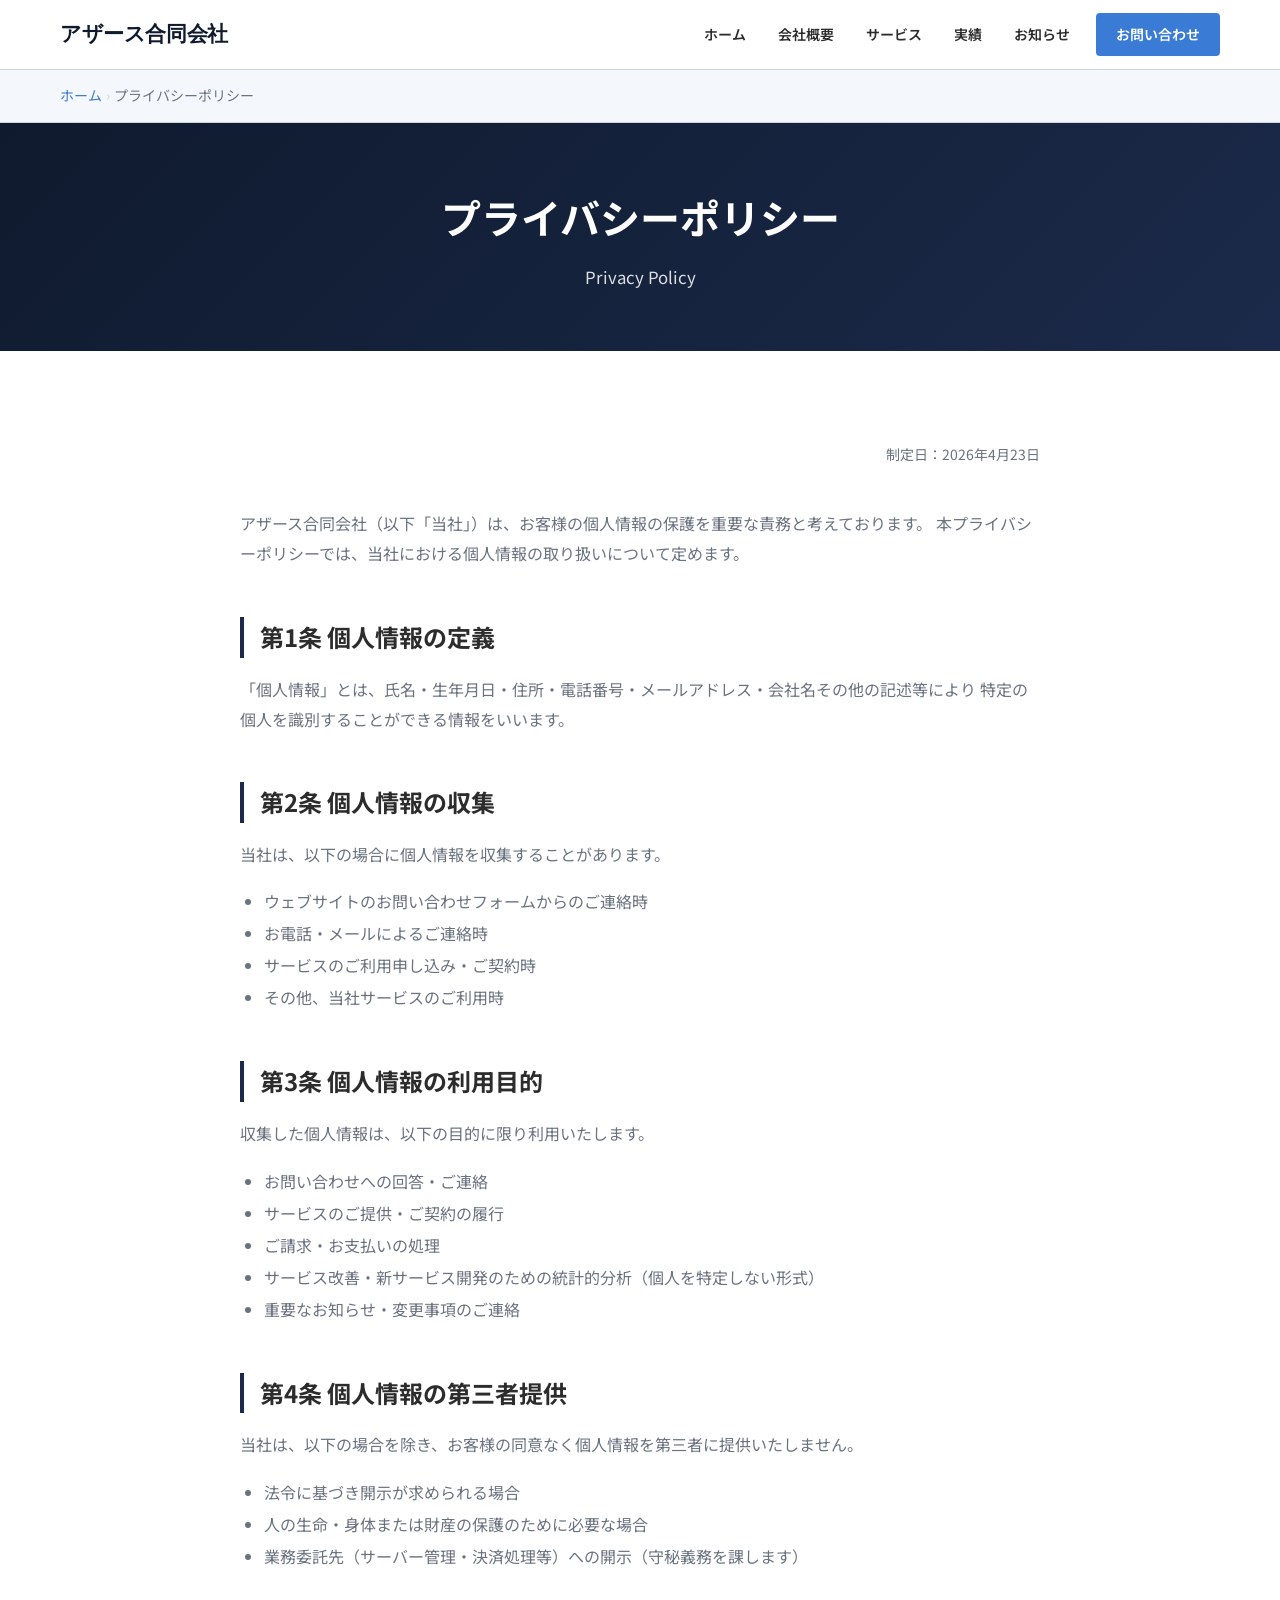
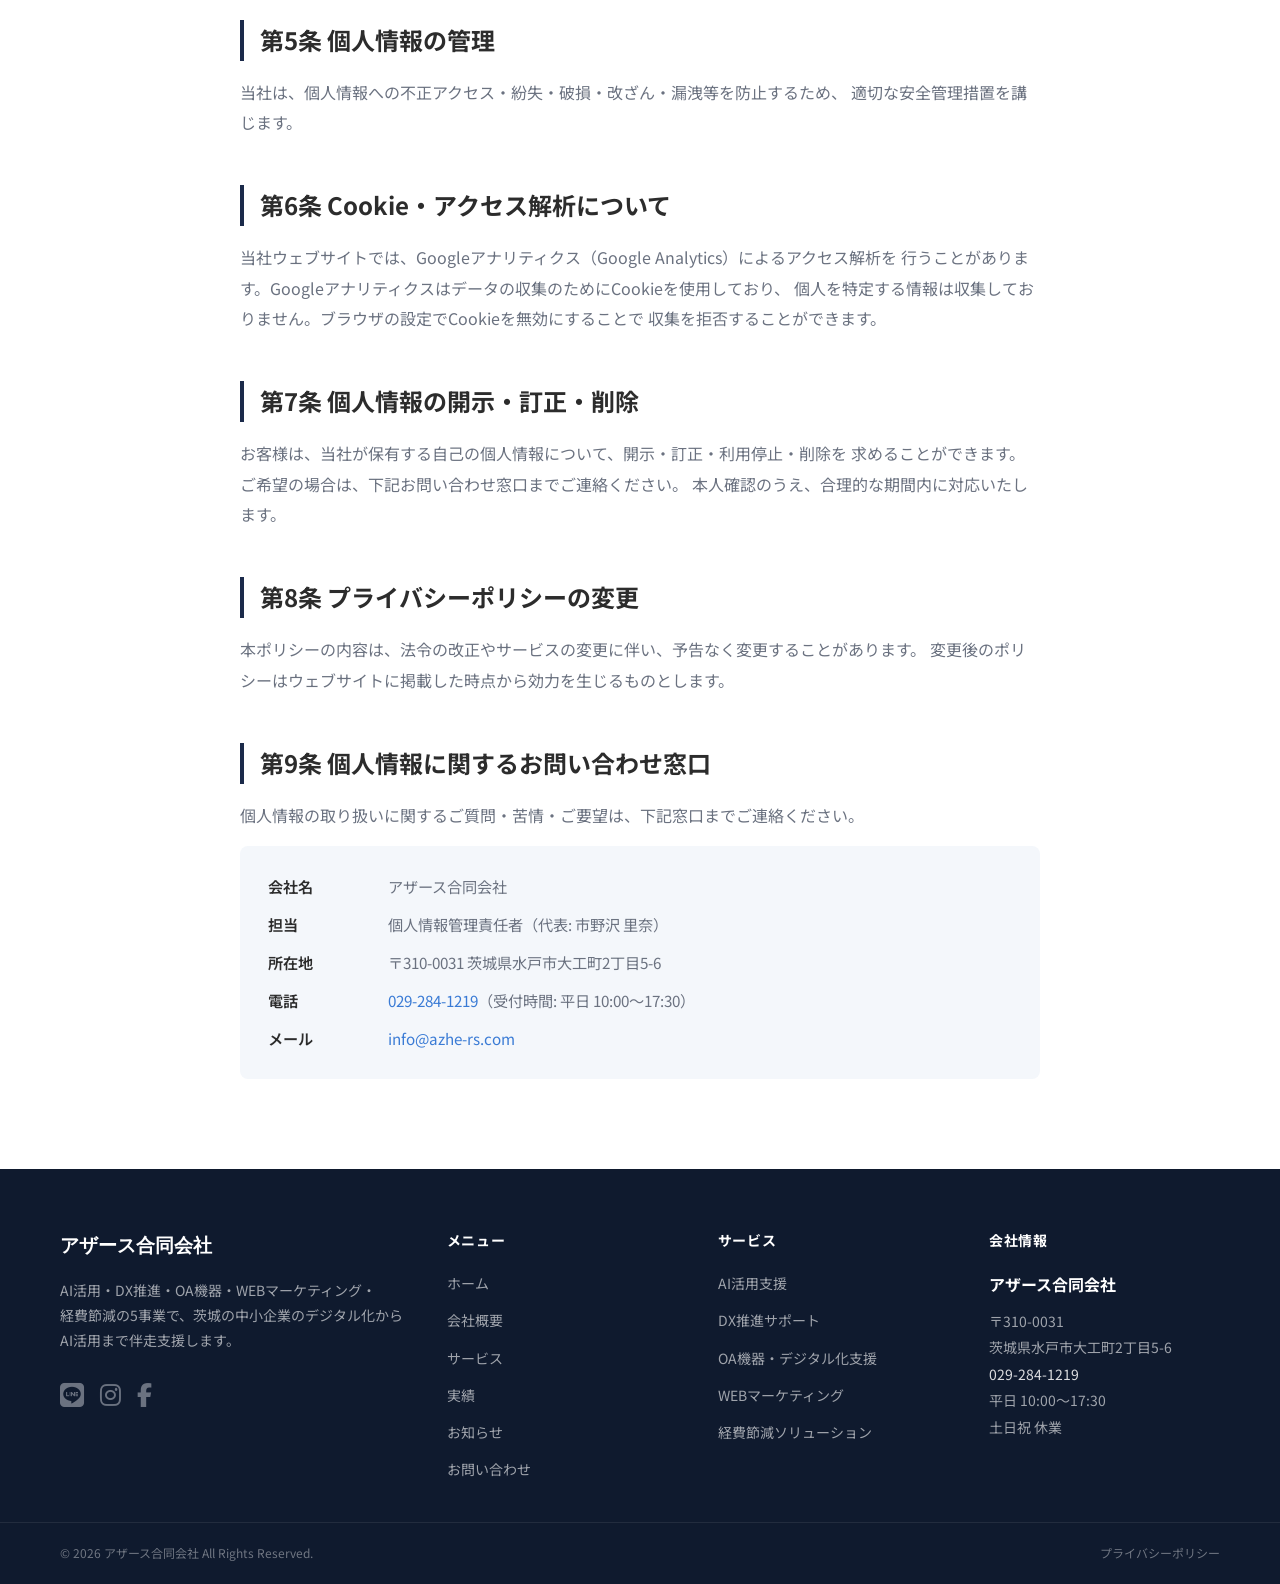
<file: privacy.html>
﻿<!DOCTYPE html>
<html lang="ja">
<head>
  <meta charset="UTF-8">
  <meta name="viewport" content="width=device-width, initial-scale=1.0">

  <title>プライバシーポリシー｜アザース合同会社</title>
  <meta name="description" content="アザース合同会社のプライバシーポリシー（個人情報保護方針）です。">
  <meta name="robots" content="noindex, nofollow">

  <link rel="canonical" href="https://azhe-rs.com/privacy.html">

  <link rel="preconnect" href="https://fonts.googleapis.com">
  <link rel="preconnect" href="https://fonts.gstatic.com" crossorigin>
  <link href="https://fonts.googleapis.com/css2?family=Inter:wght@400;600;700&family=Noto+Sans+JP:wght@400;600;700&display=swap" rel="stylesheet">

  <link rel="stylesheet" href="https://cdnjs.cloudflare.com/ajax/libs/font-awesome/6.5.0/css/all.min.css">
  <link rel="stylesheet" href="css/reset.css">
  <link rel="stylesheet" href="css/variables.css">
  <link rel="stylesheet" href="css/components.css">
  <link rel="stylesheet" href="css/style.css">
  <link rel="stylesheet" href="css/responsive.css">
</head>
<body>

<header class="site-header" role="banner">
  <div class="header-inner">
    <a href="index.html" class="site-logo" aria-label="アザース合同会社トップページへ">
      <span class="site-logo-text">
        アザース合同会社
      </span>
    </a>
    <nav class="global-nav" aria-label="グローバルナビゲーション">
      <a href="index.html">ホーム</a>
      <a href="about.html">会社概要</a>
      <a href="service.html">サービス</a>
      <a href="works.html">実績</a>
      <a href="news.html">お知らせ</a>
      <a href="contact.html" class="nav-cta">お問い合わせ</a>
    </nav>
    <button class="hamburger-btn" aria-expanded="false" aria-controls="mobile-menu" aria-label="メニューを開く">
      <span></span><span></span><span></span>
    </button>
  </div>
</header>

<div class="mobile-menu" id="mobile-menu" aria-hidden="true">
  <nav class="mobile-nav" aria-label="モバイルナビゲーション">
    <a href="index.html">ホーム</a>
    <a href="about.html">会社概要</a>
    <a href="service.html">サービス</a>
    <a href="works.html">実績</a>
    <a href="news.html">お知らせ</a>
    <a href="contact.html" class="nav-cta">お問い合わせ</a>
  </nav>
</div>

<!-- パンくずリスト -->
<nav class="breadcrumb" aria-label="パンくずリスト" style="margin-top: var(--header-height);">
  <div class="container">
    <ol class="breadcrumb-list">
      <li><a href="index.html">ホーム</a></li>
      <li aria-current="page">プライバシーポリシー</li>
    </ol>
  </div>
</nav>

<!-- ページヒーロー -->
<div class="page-hero">
  <div class="container">
    <h1 class="page-hero-title">プライバシーポリシー</h1>
    <p class="page-hero-desc">Privacy Policy</p>
  </div>
</div>

<main id="main-content">

  <section class="section" aria-label="プライバシーポリシー">
    <div class="container">
      <div class="privacy-content fade-in">

        <p class="privacy-date" style="text-align:right; margin-bottom: 40px;">制定日：2026年4月23日</p>

        <p style="color: var(--color-text-light); line-height: 1.9; margin-bottom: 32px;">
          アザース合同会社（以下「当社」）は、お客様の個人情報の保護を重要な責務と考えております。
          本プライバシーポリシーでは、当社における個人情報の取り扱いについて定めます。
        </p>

        <h2>第1条 個人情報の定義</h2>
        <p>
          「個人情報」とは、氏名・生年月日・住所・電話番号・メールアドレス・会社名その他の記述等により
          特定の個人を識別することができる情報をいいます。
        </p>

        <h2>第2条 個人情報の収集</h2>
        <p>当社は、以下の場合に個人情報を収集することがあります。</p>
        <ul>
          <li>ウェブサイトのお問い合わせフォームからのご連絡時</li>
          <li>お電話・メールによるご連絡時</li>
          <li>サービスのご利用申し込み・ご契約時</li>
          <li>その他、当社サービスのご利用時</li>
        </ul>

        <h2>第3条 個人情報の利用目的</h2>
        <p>収集した個人情報は、以下の目的に限り利用いたします。</p>
        <ul>
          <li>お問い合わせへの回答・ご連絡</li>
          <li>サービスのご提供・ご契約の履行</li>
          <li>ご請求・お支払いの処理</li>
          <li>サービス改善・新サービス開発のための統計的分析（個人を特定しない形式）</li>
          <li>重要なお知らせ・変更事項のご連絡</li>
        </ul>

        <h2>第4条 個人情報の第三者提供</h2>
        <p>当社は、以下の場合を除き、お客様の同意なく個人情報を第三者に提供いたしません。</p>
        <ul>
          <li>法令に基づき開示が求められる場合</li>
          <li>人の生命・身体または財産の保護のために必要な場合</li>
          <li>業務委託先（サーバー管理・決済処理等）への開示（守秘義務を課します）</li>
        </ul>

        <h2>第5条 個人情報の管理</h2>
        <p>
          当社は、個人情報への不正アクセス・紛失・破損・改ざん・漏洩等を防止するため、
          適切な安全管理措置を講じます。
        </p>

        <h2>第6条 Cookie・アクセス解析について</h2>
        <p>
          当社ウェブサイトでは、Googleアナリティクス（Google Analytics）によるアクセス解析を
          行うことがあります。Googleアナリティクスはデータの収集のためにCookieを使用しており、
          個人を特定する情報は収集しておりません。ブラウザの設定でCookieを無効にすることで
          収集を拒否することができます。
        </p>

        <h2>第7条 個人情報の開示・訂正・削除</h2>
        <p>
          お客様は、当社が保有する自己の個人情報について、開示・訂正・利用停止・削除を
          求めることができます。ご希望の場合は、下記お問い合わせ窓口までご連絡ください。
          本人確認のうえ、合理的な期間内に対応いたします。
        </p>

        <h2>第8条 プライバシーポリシーの変更</h2>
        <p>
          本ポリシーの内容は、法令の改正やサービスの変更に伴い、予告なく変更することがあります。
          変更後のポリシーはウェブサイトに掲載した時点から効力を生じるものとします。
        </p>

        <h2>第9条 個人情報に関するお問い合わせ窓口</h2>
        <p>個人情報の取り扱いに関するご質問・苦情・ご要望は、下記窓口までご連絡ください。</p>

        <div style="background-color: var(--color-bg-alt); border-radius: var(--border-radius-lg); padding: 28px; margin-top: 16px;">
          <dl style="display: grid; grid-template-columns: 100px 1fr; gap: 12px 20px; font-size: 0.95rem;">
            <dt style="font-weight: 600; color: var(--color-text);">会社名</dt>
            <dd style="color: var(--color-text-light);">アザース合同会社</dd>

            <dt style="font-weight: 600; color: var(--color-text);">担当</dt>
            <dd style="color: var(--color-text-light);">個人情報管理責任者（代表: 市野沢 里奈）</dd>
            <dt style="font-weight: 600; color: var(--color-text);">所在地</dt>
            <dd style="color: var(--color-text-light);">〒310-0031 茨城県水戸市大工町2丁目5-6</dd>
            <dt style="font-weight: 600; color: var(--color-text);">電話</dt>
            <dd style="color: var(--color-text-light);"><a href="tel:029-284-1219" style="color: var(--color-primary-light);">029-284-1219</a>（受付時間: 平日 10:00〜17:30）</dd>
            <dt style="font-weight: 600; color: var(--color-text);">メール</dt>
            <!-- TODO: 正式なメールアドレスに差し替えてください -->
            <dd style="color: var(--color-text-light);"><a href="mailto:info@azhe-rs.com" style="color: var(--color-primary-light);">info@azhe-rs.com</a></dd>
          </dl>
        </div>

      </div>
    </div>
  </section>

</main>


<footer class="site-footer" role="contentinfo">
  <div class="footer-top">
    <div class="container">
      <div class="footer-grid">
        <div>
          <a href="index.html" class="footer-brand">
            <span class="footer-brand-text">アザース合同会社</span>
          </a>
          <p class="footer-desc">
            AI活用・DX推進・OA機器・WEBマーケティング・経費節減の5事業で、茨城の中小企業のデジタル化からAI活用まで伴走支援します。
          </p>
          <div style="margin-top: 16px; display: flex; gap: 16px; flex-wrap: wrap;">
            <a href="#" target="_blank" rel="noopener noreferrer" style="color: var(--color-text-light); font-size: 1.5rem;" aria-label="LINE公式アカウント">
              <i class="fa-brands fa-line" aria-hidden="true"></i>
            </a>
            <a href="#" target="_blank" rel="noopener noreferrer" style="color: var(--color-text-light); font-size: 1.5rem;" aria-label="Instagram">
              <i class="fa-brands fa-instagram" aria-hidden="true"></i>
            </a>
            <a href="#" target="_blank" rel="noopener noreferrer" style="color: var(--color-text-light); font-size: 1.5rem;" aria-label="Facebook">
              <i class="fa-brands fa-facebook-f" aria-hidden="true"></i>
            </a>
          </div>
        </div>
        <div>
          <h3 class="footer-col-title">メニュー</h3>
          <ul class="footer-nav-list">
            <li><a href="index.html">ホーム</a></li>
            <li><a href="about.html">会社概要</a></li>
            <li><a href="service.html">サービス</a></li>
            <li><a href="works.html">実績</a></li>
            <li><a href="news.html">お知らせ</a></li>
            <li><a href="contact.html">お問い合わせ</a></li>
          </ul>
        </div>
        <div>
          <h3 class="footer-col-title">サービス</h3>
          <ul class="footer-nav-list">
            <li><a href="service.html#ai">AI活用支援</a></li>
            <li><a href="service.html#dx">DX推進サポート</a></li>
            <li><a href="service.html#oa">OA機器・デジタル化支援</a></li>
            <li><a href="service.html#web">WEBマーケティング</a></li>
            <li><a href="service.html#cost">経費節減ソリューション</a></li>
          </ul>
        </div>
        <div>
          <h3 class="footer-col-title">会社情報</h3>
          <address class="footer-nap" style="font-style: normal;">
            <p class="nap-name">アザース合同会社</p>
            <p class="nap-address">〒310-0031<br>茨城県水戸市大工町2丁目5-6</p>
            <p class="nap-tel"><a href="tel:029-284-1219">029-284-1219</a></p>
            <p class="nap-hours">平日 10:00〜17:30<br>土日祝 休業</p>
          </address>
        </div>
      </div>
    </div>
  </div>
  <div class="footer-bottom">
    <div class="container">
      <div class="footer-bottom-inner">
        <p class="footer-copy">&copy; 2026 アザース合同会社 All Rights Reserved.</p>
        <nav class="footer-legal" aria-label="法的情報">
          <a href="privacy.html">プライバシーポリシー</a>
        </nav>
      </div>
    </div>
  </div>
</footer>

<script src="js/main.js" defer></script>
<script src="js/scroll-animation.js" defer></script>

</body>
</html>
</file>
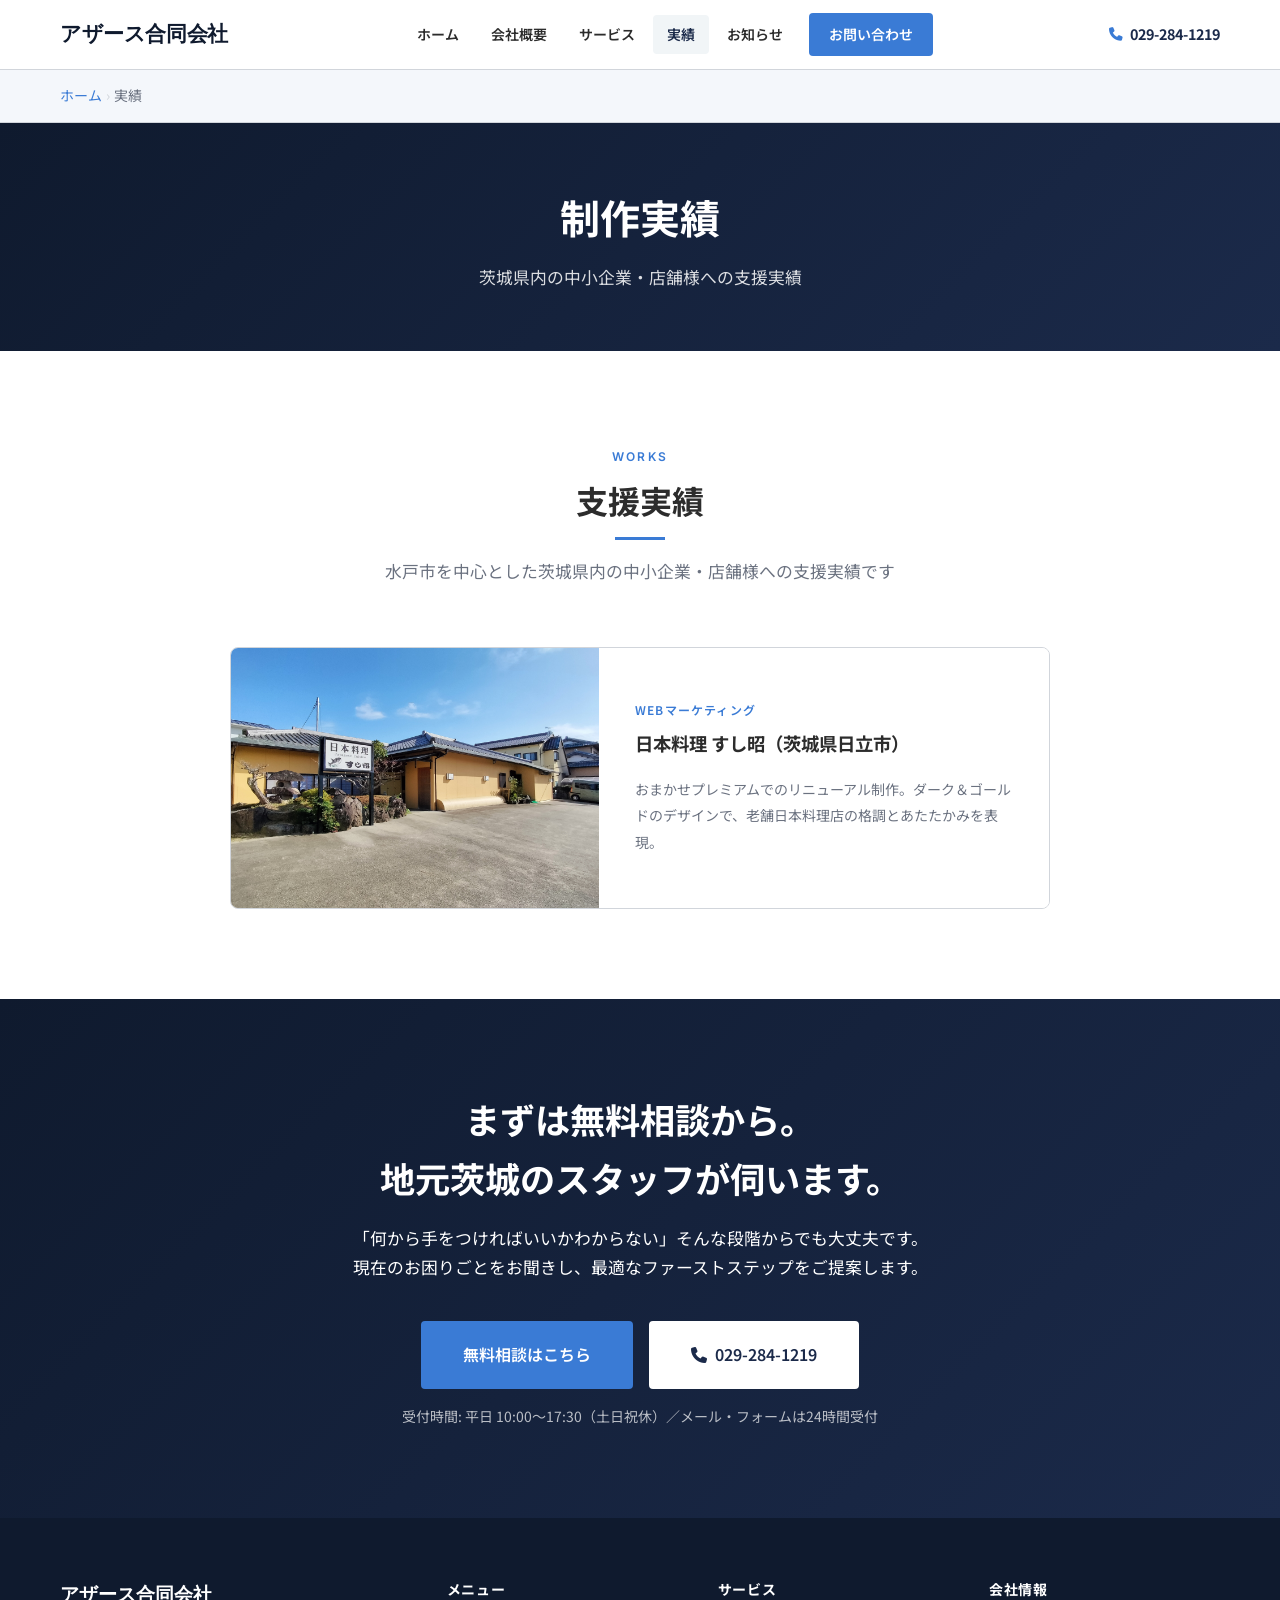
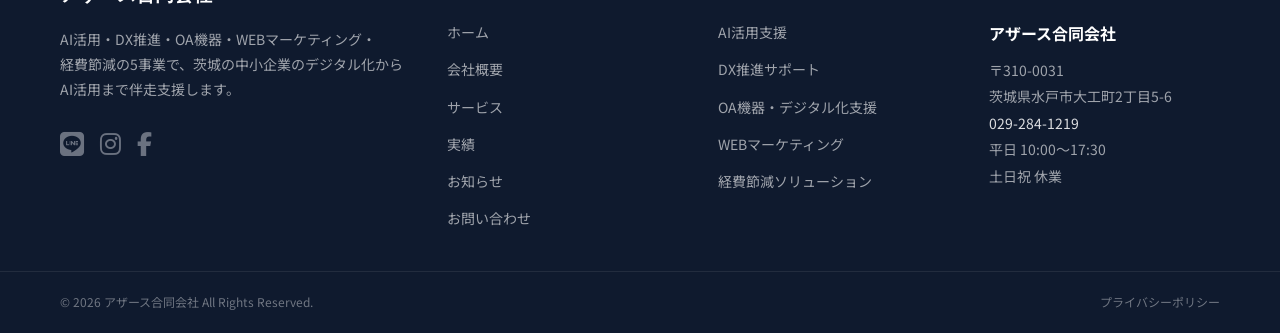
<file: works.html>
﻿<!DOCTYPE html>
<html lang="ja">
<head>
  <meta charset="UTF-8">
  <meta name="viewport" content="width=device-width, initial-scale=1.0">

  <title>制作実績｜アザース合同会社｜茨城県水戸市の広告・Web制作・IT支援</title>
  <meta name="description" content="アザース合同会社の制作実績。水戸市を中心とした茨城県内の中小企業・店舗へのウェブサイト制作・広告運用・IT支援の実績をご紹介します。">

  <link rel="canonical" href="https://azhe-rs.com/works.html">

  <meta property="og:type"        content="article">
  <meta property="og:title"       content="制作実績｜アザース合同会社">
  <meta property="og:description" content="茨城県内の中小企業・店舗へのWeb制作・広告・IT支援の実績一覧。">
  <meta property="og:url"         content="https://azhe-rs.com/works.html">
  <meta property="og:image"       content="https://azhe-rs.com/images/ogp.jpg">
  <meta property="og:site_name"   content="アザース合同会社">
  <meta property="og:locale"      content="ja_JP">

  <meta name="twitter:card"        content="summary_large_image">
  <meta name="twitter:title"       content="制作実績｜アザース合同会社">
  <meta name="twitter:description" content="茨城県内の中小企業・店舗へのWeb制作・広告・IT支援の実績一覧。">
  <meta name="twitter:image"       content="https://azhe-rs.com/images/ogp.jpg">

  <link rel="preconnect" href="https://fonts.googleapis.com">
  <link rel="preconnect" href="https://fonts.gstatic.com" crossorigin>
  <link href="https://fonts.googleapis.com/css2?family=Inter:wght@400;600;700&family=Noto+Sans+JP:wght@400;600;700&display=swap" rel="stylesheet">

  <link rel="stylesheet" href="https://cdnjs.cloudflare.com/ajax/libs/font-awesome/6.5.0/css/all.min.css">
  <link rel="stylesheet" href="css/reset.css">
  <link rel="stylesheet" href="css/variables.css">
  <link rel="stylesheet" href="css/components.css">
  <link rel="stylesheet" href="css/style.css">
  <link rel="stylesheet" href="css/responsive.css">

  <script type="application/ld+json">
  {
    "@context": "https://schema.org",
    "@type": "BreadcrumbList",
    "itemListElement": [
      { "@type": "ListItem", "position": 1, "name": "ホーム", "item": "https://azhe-rs.com/" },
      { "@type": "ListItem", "position": 2, "name": "実績", "item": "https://azhe-rs.com/works.html" }
    ]
  }
  </script>
</head>
<body>

<header class="site-header" role="banner">
  <div class="header-inner">
    <a href="index.html" class="site-logo" aria-label="アザース合同会社トップページへ">
      <span class="site-logo-text">
        アザース合同会社
      </span>
    </a>
    <nav class="global-nav" aria-label="グローバルナビゲーション">
      <a href="index.html">ホーム</a>
      <a href="about.html">会社概要</a>
      <a href="service.html">サービス</a>
      <a href="works.html" aria-current="page">実績</a>
      <a href="news.html">お知らせ</a>
      <a href="contact.html" class="nav-cta">お問い合わせ</a>
    </nav>
    <a href="tel:029-284-1219" class="header-tel" aria-label="電話番号 029-284-1219"><i class="fa-solid fa-phone"></i><span>029-284-1219</span></a>
    <button class="hamburger-btn" aria-expanded="false" aria-controls="mobile-menu" aria-label="メニューを開く">
      <span></span><span></span><span></span>
    </button>
  </div>
</header>

<div class="mobile-menu" id="mobile-menu" aria-hidden="true">
  <nav class="mobile-nav" aria-label="モバイルナビゲーション">
    <a href="index.html">ホーム</a>
    <a href="about.html">会社概要</a>
    <a href="service.html">サービス</a>
    <a href="works.html">実績</a>
    <a href="news.html">お知らせ</a>
    <a href="contact.html" class="nav-cta">お問い合わせ</a>
  </nav>
</div>

<!-- パンくずリスト -->
<nav class="breadcrumb" aria-label="パンくずリスト" style="margin-top: var(--header-height);">
  <div class="container">
    <ol class="breadcrumb-list">
      <li><a href="index.html">ホーム</a></li>
      <li aria-current="page">実績</li>
    </ol>
  </div>
</nav>

<!-- ページヒーロー -->
<div class="page-hero">
  <div class="container">
    <h1 class="page-hero-title">制作実績</h1>
    <p class="page-hero-desc">茨城県内の中小企業・店舗様への支援実績</p>
  </div>
</div>

<main id="main-content">

  <section class="section" aria-label="実績一覧">
    <div class="container">

      <div class="section-header">
        <span class="section-label">Works</span>
        <h2 class="section-title">支援実績</h2>
        <p class="section-desc">水戸市を中心とした茨城県内の中小企業・店舗様への支援実績です</p>
      </div>

      <!-- 実績グリッド -->
      <div style="max-width: 820px; margin-inline: auto;">

        <article class="work-item fade-in" data-category="web"
          style="display:flex; border-radius: var(--border-radius-lg); overflow:hidden; border:1px solid var(--color-border); cursor:default;">
          <div class="work-image" style="width:45%; flex-shrink:0; aspect-ratio:unset; border-radius:0; min-height:260px;">
            <img src="images/sushisho.hero.jpg"
                 alt="日本料理すし昭 ウェブサイト制作実績" loading="lazy" style="width:100%; height:100%; object-fit:cover; object-position:center;">
          </div>
          <div class="work-body" style="border:none; border-radius:0; display:flex; flex-direction:column; justify-content:center; padding:40px 36px;">
            <p class="work-category">WEBマーケティング</p>
            <p class="work-title" style="font-size:1.15rem; margin-bottom:16px;">日本料理 すし昭（茨城県日立市）</p>
            <p class="work-text" style="line-height:1.9;">おまかせプレミアムでのリニューアル制作。ダーク＆ゴールドのデザインで、老舗日本料理店の格調とあたたかみを表現。</p>
          </div>
        </article>

      </div>

    </div>
  </section>
  <!-- CTAセクション -->
  <section class="cta-section" aria-label="お問い合わせ誘導">
    <div class="container">
      <h2 class="cta-title fade-in">まずは無料相談から。<br>地元茨城のスタッフが伺います。</h2>
      <p class="cta-desc fade-in fade-in-delay-1">
        「何から手をつければいいかわからない」そんな段階からでも大丈夫です。<br>
        現在のお困りごとをお聞きし、最適なファーストステップをご提案します。
      </p>
      <div class="cta-actions fade-in fade-in-delay-2">
        <a href="contact.html" class="btn btn-primary btn-lg">無料相談はこちら</a>
        <a href="tel:029-284-1219" class="btn btn-white btn-lg"><i class="fa-solid fa-phone"></i> 029-284-1219</a>
      </div>
      <p class="cta-note">受付時間: 平日 10:00〜17:30（土日祝休）／メール・フォームは24時間受付</p>
    </div>
  </section>

</main>


<footer class="site-footer" role="contentinfo">
  <div class="footer-top">
    <div class="container">
      <div class="footer-grid">
        <div>
          <a href="index.html" class="footer-brand">
            <span class="footer-brand-text">アザース合同会社</span>
          </a>
          <p class="footer-desc">
            AI活用・DX推進・OA機器・WEBマーケティング・経費節減の5事業で、茨城の中小企業のデジタル化からAI活用まで伴走支援します。
          </p>
          <div style="margin-top: 16px; display: flex; gap: 16px; flex-wrap: wrap;">
            <a href="#" target="_blank" rel="noopener noreferrer" style="color: var(--color-text-light); font-size: 1.5rem;" aria-label="LINE公式アカウント">
              <i class="fa-brands fa-line" aria-hidden="true"></i>
            </a>
            <a href="#" target="_blank" rel="noopener noreferrer" style="color: var(--color-text-light); font-size: 1.5rem;" aria-label="Instagram">
              <i class="fa-brands fa-instagram" aria-hidden="true"></i>
            </a>
            <a href="#" target="_blank" rel="noopener noreferrer" style="color: var(--color-text-light); font-size: 1.5rem;" aria-label="Facebook">
              <i class="fa-brands fa-facebook-f" aria-hidden="true"></i>
            </a>
          </div>
        </div>
        <div>
          <h3 class="footer-col-title">メニュー</h3>
          <ul class="footer-nav-list">
            <li><a href="index.html">ホーム</a></li>
            <li><a href="about.html">会社概要</a></li>
            <li><a href="service.html">サービス</a></li>
            <li><a href="works.html">実績</a></li>
            <li><a href="news.html">お知らせ</a></li>
            <li><a href="contact.html">お問い合わせ</a></li>
          </ul>
        </div>
        <div>
          <h3 class="footer-col-title">サービス</h3>
          <ul class="footer-nav-list">
            <li><a href="service.html#ai">AI活用支援</a></li>
            <li><a href="service.html#dx">DX推進サポート</a></li>
            <li><a href="service.html#oa">OA機器・デジタル化支援</a></li>
            <li><a href="service.html#web">WEBマーケティング</a></li>
            <li><a href="service.html#cost">経費節減ソリューション</a></li>
          </ul>
        </div>
        <div>
          <h3 class="footer-col-title">会社情報</h3>
          <address class="footer-nap" style="font-style: normal;">
            <p class="nap-name">アザース合同会社</p>
            <p class="nap-address">〒310-0031<br>茨城県水戸市大工町2丁目5-6</p>
            <p class="nap-tel"><a href="tel:029-284-1219">029-284-1219</a></p>
            <p class="nap-hours">平日 10:00〜17:30<br>土日祝 休業</p>
          </address>
        </div>
      </div>
    </div>
  </div>
  <div class="footer-bottom">
    <div class="container">
      <div class="footer-bottom-inner">
        <p class="footer-copy">&copy; 2026 アザース合同会社 All Rights Reserved.</p>
        <nav class="footer-legal" aria-label="法的情報">
          <a href="privacy.html">プライバシーポリシー</a>
        </nav>
      </div>
    </div>
  </div>
</footer>

<script src="js/main.js" defer></script>
<script src="js/scroll-animation.js" defer></script>

</body>
</html>
</file>
<file: css/variables.css>
/* ============================================
   variables.css - サイト全体の色・フォント・サイズ一元管理
   ここを変更するだけでサイト全体のデザインが変わります
   ============================================ */

:root {
  /* ===================================================
     カラー設定（アザース合同会社 ValueBind ブランドカラー）
     =================================================== */

  /* メインカラー: ネイビー */
  --color-primary: #1B2A4A;

  /* メインカラー（明るめ）: ホバー・リンク色 */
  --color-primary-light: #3A7BD5;

  /* メインカラー（暗め）: ヘッダー・フッター背景 */
  --color-primary-dark: #0F1A2E;

  /* アクセントカラー: ブルー */
  --color-accent: #3A7BD5;

  /* アクセントカラー（ホバー時） */
  --color-accent-dark: #2569C0;

  /* 背景色: 白 */
  --color-bg: #FFFFFF;

  /* 背景色（交互セクション用） */
  --color-bg-alt: #F4F7FB;

  /* 文字色: 本文 */
  --color-text: #2C2C2C;

  /* 文字色（薄め）: 補足テキスト */
  --color-text-light: #6B7280;

  /* 線の色 */
  --color-border: #D1D5DB;

  /* 白文字 */
  --color-white: #ffffff;


  /* ===================================================
     フォント設定
     =================================================== */

  --font-primary: 'Noto Sans JP', sans-serif;
  --font-heading: 'Noto Sans JP', sans-serif;
  --font-en: 'Inter', sans-serif;

  --font-size-base: 16px;
  --font-size-h1: 2.5rem;
  --font-size-h2: 2rem;
  --font-size-h3: 1.5rem;
  --font-size-h4: 1.25rem;
  --font-size-sm: 0.875rem;
  --font-size-xs: 0.75rem;


  /* ===================================================
     余白設定
     =================================================== */

  --spacing-section: 90px;
  --spacing-element: 24px;
  --spacing-container: 20px;
  --max-width: 1200px;


  /* ===================================================
     その他
     =================================================== */

  --border-radius: 4px;
  --border-radius-lg: 8px;
  --shadow-sm: 0 2px 8px rgba(0, 0, 0, 0.08);
  --shadow-md: 0 4px 20px rgba(0, 0, 0, 0.1);
  --shadow-lg: 0 8px 40px rgba(0, 0, 0, 0.12);
  --transition-speed: 0.3s;
  --transition-ease: cubic-bezier(0.4, 0, 0.2, 1);
  --header-height: 70px;
  --header-height-scrolled: 60px;
}
</file>
<file: css/components.css>
/* ============================================
   components.css - ボタン・カード・バッジ等の共通部品
   サイト全体で繰り返し使われるUI部品を定義しています
   ============================================ */


/* ============================================
   コンテナ（各セクションの最大幅と中央寄せ）
   ============================================ */
.container {
  max-width: var(--max-width);
  margin: 0 auto;
  padding: 0 var(--spacing-container);
}


/* ============================================
   セクション共通スタイル
   ============================================ */
.section {
  padding: var(--spacing-section) 0;
}

.section--alt {
  background-color: var(--color-bg-alt);
}

.section--dark {
  background-color: var(--color-primary-dark);
  color: var(--color-white);
}

/* セクションタイトル */
.section-header {
  text-align: center;
  margin-bottom: 60px;
}

.section-label {
  display: inline-block;
  font-family: var(--font-en);
  font-size: var(--font-size-xs);
  font-weight: 600;
  letter-spacing: 0.2em;
  text-transform: uppercase;
  color: var(--color-primary-light);
  margin-bottom: 12px;
}

.section-title {
  font-size: var(--font-size-h2);
  font-weight: 700;
  color: var(--color-text);
  line-height: 1.3;
  margin-bottom: 16px;
}

.section--dark .section-title {
  color: var(--color-white);
}

.section-desc {
  font-size: 1.05rem;
  color: var(--color-text-light);
  max-width: 600px;
  margin: 0 auto;
  line-height: 1.8;
}

.section--dark .section-desc {
  color: rgba(255, 255, 255, 0.8);
}

/* セクションタイトル下の装飾ライン */
.section-title::after {
  content: '';
  display: block;
  width: 50px;
  height: 3px;
  background-color: var(--color-accent);
  margin: 16px auto 0;
}

.section-title--left::after {
  margin-left: 0;
}


/* ============================================
   ボタン
   ============================================ */
.btn {
  display: inline-flex;
  align-items: center;
  justify-content: center;
  gap: 8px;
  padding: 14px 32px;
  font-size: 0.95rem;
  font-weight: 600;
  border-radius: var(--border-radius);
  border: 2px solid transparent;
  cursor: pointer;
  transition: all var(--transition-speed) var(--transition-ease);
  white-space: nowrap;
  text-decoration: none;
}

/* プライマリボタン（メインカラー） */
.btn-primary {
  background-color: var(--color-accent);
  color: var(--color-white);
  border-color: var(--color-accent);
}

.btn-primary:hover {
  background-color: var(--color-accent-dark);
  border-color: var(--color-accent-dark);
  transform: translateY(-2px);
  box-shadow: var(--shadow-md);
}

/* セカンダリボタン（アウトライン） */
.btn-secondary {
  background-color: transparent;
  color: var(--color-primary);
  border-color: var(--color-primary);
}

.btn-secondary:hover {
  background-color: var(--color-primary);
  color: var(--color-white);
  transform: translateY(-2px);
}

/* ホワイトボタン（ダーク背景の上で使用） */
.btn-white {
  background-color: var(--color-white);
  color: var(--color-primary);
  border-color: var(--color-white);
}

.btn-white:hover {
  background-color: transparent;
  color: var(--color-white);
  transform: translateY(-2px);
}

/* 口コミ誘導ボタン */
.btn-review {
  background-color: #4285f4;
  color: var(--color-white);
  border-color: #4285f4;
  font-size: 0.9rem;
}

.btn-review:hover {
  background-color: #3367d6;
  border-color: #3367d6;
}

/* ボタンサイズ */
.btn-sm {
  padding: 10px 20px;
  font-size: var(--font-size-sm);
}

.btn-lg {
  padding: 18px 40px;
  font-size: 1rem;
}


/* ============================================
   カード
   ============================================ */
.card {
  background-color: var(--color-white);
  border-radius: var(--border-radius-lg);
  box-shadow: var(--shadow-sm);
  overflow: hidden;
  transition: transform var(--transition-speed) var(--transition-ease),
              box-shadow var(--transition-speed) var(--transition-ease);
}

.card:hover {
  transform: translateY(-4px);
  box-shadow: var(--shadow-md);
}

.card-image {
  aspect-ratio: 16/9;
  overflow: hidden;
}

.card-image img {
  width: 100%;
  height: 100%;
  object-fit: cover;
  transition: transform var(--transition-speed) var(--transition-ease);
}

.card:hover .card-image img {
  transform: scale(1.05);
}

.card-body {
  padding: 24px;
}

.card-label {
  font-size: var(--font-size-xs);
  font-weight: 600;
  color: var(--color-primary-light);
  letter-spacing: 0.1em;
  text-transform: uppercase;
  margin-bottom: 8px;
}

.card-title {
  font-size: var(--font-size-h4);
  font-weight: 700;
  color: var(--color-text);
  line-height: 1.4;
  margin-bottom: 12px;
}

.card-text {
  font-size: var(--font-size-sm);
  color: var(--color-text-light);
  line-height: 1.7;
}


/* ============================================
   バッジ・タグ
   ============================================ */
.badge {
  display: inline-block;
  padding: 4px 12px;
  border-radius: 100px;
  font-size: var(--font-size-xs);
  font-weight: 600;
  letter-spacing: 0.05em;
}

.badge-primary {
  background-color: rgba(26, 82, 118, 0.1);
  color: var(--color-primary);
}

.badge-accent {
  background-color: rgba(230, 126, 34, 0.1);
  color: var(--color-accent);
}

.badge-new {
  background-color: #e74c3c;
  color: var(--color-white);
}


/* ============================================
   パンくずリスト
   ============================================ */
.breadcrumb {
  padding: 14px 0;
  background-color: var(--color-bg-alt);
  border-bottom: 1px solid var(--color-border);
}

.breadcrumb-list {
  display: flex;
  flex-wrap: wrap;
  gap: 4px;
  align-items: center;
  font-size: var(--font-size-sm);
  color: var(--color-text-light);
}

.breadcrumb-list li + li::before {
  content: '›';
  margin-right: 4px;
  color: var(--color-border);
}

.breadcrumb-list a {
  color: var(--color-primary-light);
  transition: color var(--transition-speed);
}

.breadcrumb-list a:hover {
  color: var(--color-primary);
}

.breadcrumb-list [aria-current="page"] {
  color: var(--color-text-light);
}


/* ============================================
   ページタイトルヒーロー（下層ページ共通）
   ============================================ */
.page-hero {
  background: linear-gradient(135deg, var(--color-primary-dark) 0%, var(--color-primary) 100%);
  color: var(--color-white);
  padding: 60px 0;
  text-align: center;
}

.page-hero-title {
  font-size: var(--font-size-h1);
  font-weight: 700;
  margin-bottom: 12px;
}

.page-hero-desc {
  font-size: 1.05rem;
  opacity: 0.85;
}


/* ============================================
   グリッドレイアウト
   ============================================ */
.grid-2 {
  display: grid;
  grid-template-columns: repeat(2, 1fr);
  gap: 32px;
}

.grid-3 {
  display: grid;
  grid-template-columns: repeat(3, 1fr);
  gap: 32px;
}

.grid-4 {
  display: grid;
  grid-template-columns: repeat(4, 1fr);
  gap: 24px;
}


/* ============================================
   テーブル（会社概要等）
   ============================================ */
.info-table {
  width: 100%;
  border-top: 1px solid var(--color-border);
}

.info-table tr {
  border-bottom: 1px solid var(--color-border);
}

.info-table th,
.info-table td {
  padding: 18px 20px;
  font-size: 0.95rem;
  text-align: left;
  vertical-align: top;
}

.info-table th {
  width: 200px;
  font-weight: 600;
  color: var(--color-text);
  background-color: var(--color-bg-alt);
  white-space: nowrap;
}

.info-table td {
  color: var(--color-text-light);
}


/* ============================================
   アコーディオン（FAQ用）
   ============================================ */
.accordion {
  border: 1px solid var(--color-border);
  border-radius: var(--border-radius-lg);
  overflow: hidden;
}

.accordion-item {
  border-bottom: 1px solid var(--color-border);
}

.accordion-item:last-child {
  border-bottom: none;
}

.accordion-trigger {
  width: 100%;
  display: flex;
  justify-content: space-between;
  align-items: center;
  gap: 16px;
  padding: 22px 24px;
  background: none;
  border: none;
  cursor: pointer;
  text-align: left;
  font-size: 1rem;
  font-weight: 600;
  color: var(--color-text);
  transition: background-color var(--transition-speed);
}

.accordion-trigger:hover {
  background-color: var(--color-bg-alt);
}

.accordion-trigger[aria-expanded="true"] {
  background-color: var(--color-bg-alt);
  color: var(--color-primary);
}

.accordion-icon {
  flex-shrink: 0;
  width: 20px;
  height: 20px;
  position: relative;
  transition: transform var(--transition-speed);
}

.accordion-icon::before,
.accordion-icon::after {
  content: '';
  position: absolute;
  background-color: currentColor;
  border-radius: 2px;
}

.accordion-icon::before {
  top: 50%;
  left: 0;
  width: 100%;
  height: 2px;
  transform: translateY(-50%);
}

.accordion-icon::after {
  top: 0;
  left: 50%;
  width: 2px;
  height: 100%;
  transform: translateX(-50%);
  transition: opacity var(--transition-speed), transform var(--transition-speed);
}

.accordion-trigger[aria-expanded="true"] .accordion-icon::after {
  opacity: 0;
  transform: translateX(-50%) rotate(90deg);
}

.accordion-body {
  display: none;
  padding: 0 24px 22px;
  color: var(--color-text-light);
  line-height: 1.8;
}

.accordion-body.is-open {
  display: block;
}


/* ============================================
   タイムライン（沿革等）
   ============================================ */
.timeline {
  position: relative;
  padding-left: 40px;
}

.timeline::before {
  content: '';
  position: absolute;
  left: 8px;
  top: 0;
  bottom: 0;
  width: 2px;
  background-color: var(--color-border);
}

.timeline-item {
  position: relative;
  padding-bottom: 32px;
}

.timeline-item::before {
  content: '';
  position: absolute;
  left: -36px;
  top: 6px;
  width: 12px;
  height: 12px;
  border-radius: 50%;
  background-color: var(--color-primary);
  border: 3px solid var(--color-white);
  box-shadow: 0 0 0 2px var(--color-primary);
}

.timeline-date {
  font-family: var(--font-en);
  font-size: var(--font-size-sm);
  font-weight: 600;
  color: var(--color-primary-light);
  margin-bottom: 4px;
}

.timeline-content {
  font-size: 0.95rem;
  color: var(--color-text);
}


/* ============================================
   フォーム部品
   ============================================ */
.form-group {
  margin-bottom: 24px;
}

.form-label {
  display: block;
  font-size: 0.95rem;
  font-weight: 600;
  color: var(--color-text);
  margin-bottom: 8px;
}

.form-required {
  display: inline-block;
  font-size: var(--font-size-xs);
  color: #e74c3c;
  background-color: rgba(231, 76, 60, 0.1);
  padding: 2px 8px;
  border-radius: 2px;
  margin-left: 8px;
  vertical-align: middle;
}

.form-optional {
  display: inline-block;
  font-size: var(--font-size-xs);
  color: var(--color-text-light);
  margin-left: 8px;
}

.form-control {
  display: block;
  width: 100%;
  padding: 12px 16px;
  border: 1px solid var(--color-border);
  border-radius: var(--border-radius);
  background-color: var(--color-white);
  font-size: 1rem;
  color: var(--color-text);
  transition: border-color var(--transition-speed), box-shadow var(--transition-speed);
  appearance: none;
}

.form-control:focus {
  outline: none;
  border-color: var(--color-primary-light);
  box-shadow: 0 0 0 3px rgba(41, 128, 185, 0.15);
}

.form-control.is-error {
  border-color: #e74c3c;
  box-shadow: 0 0 0 3px rgba(231, 76, 60, 0.1);
}

textarea.form-control {
  resize: vertical;
  min-height: 160px;
}

select.form-control {
  background-image: url("data:image/svg+xml,%3Csvg xmlns='http://www.w3.org/2000/svg' width='12' height='8' viewBox='0 0 12 8'%3E%3Cpath fill='%235d6d7e' d='M1 1l5 5 5-5'/%3E%3C/svg%3E");
  background-repeat: no-repeat;
  background-position: right 16px center;
  padding-right: 40px;
}

.form-error-msg {
  display: block;
  font-size: var(--font-size-sm);
  color: #e74c3c;
  margin-top: 6px;
}

.form-checkbox {
  display: flex;
  align-items: flex-start;
  gap: 10px;
  cursor: pointer;
}

.form-checkbox input[type="checkbox"] {
  flex-shrink: 0;
  width: 18px;
  height: 18px;
  margin-top: 3px;
  cursor: pointer;
  accent-color: var(--color-primary);
}

.form-checkbox-label {
  font-size: 0.95rem;
  color: var(--color-text-light);
  line-height: 1.6;
}

.form-checkbox-label a {
  color: var(--color-primary-light);
  text-decoration: underline;
}


/* ============================================
   素材品質カバー用CSS
   お客様の写真の品質が低い場合に使用するクラス
   HTMLのimgタグに追加するだけで効果が適用されます
   ============================================ */

/* 写真にブランドカラーを半透明で重ねる */
.img-overlay {
  position: relative;
  overflow: hidden;
}
.img-overlay::after {
  content: '';
  position: absolute;
  top: 0; left: 0; right: 0; bottom: 0;
  background-color: var(--color-primary);
  opacity: 0.3;
  mix-blend-mode: multiply;
  pointer-events: none;
}

/* 写真をモノクロにする */
.img-mono img {
  filter: grayscale(100%);
}

/* 写真をぼかして背景として使う */
.img-blur-bg img {
  filter: blur(3px);
  transform: scale(1.1);
}

/* 写真を暗くしてテキストを読みやすくする */
.img-darken {
  position: relative;
}
.img-darken::after {
  content: '';
  position: absolute;
  top: 0; left: 0; right: 0; bottom: 0;
  background: linear-gradient(
    to bottom,
    rgba(0,0,0,0.2) 0%,
    rgba(0,0,0,0.6) 100%
  );
  pointer-events: none;
}


/* ============================================
   スクロールアニメーション用クラス
   scroll-animation.js から制御されます
   ============================================ */
.fade-in {
  opacity: 0;
  transform: translateY(20px);
  transition: opacity 0.6s var(--transition-ease),
              transform 0.6s var(--transition-ease);
}

.fade-in.is-visible {
  opacity: 1;
  transform: translateY(0);
}

.fade-in-delay-1 { transition-delay: 0.1s; }
.fade-in-delay-2 { transition-delay: 0.2s; }
.fade-in-delay-3 { transition-delay: 0.3s; }
.fade-in-delay-4 { transition-delay: 0.4s; }


/* ============================================
   ユーティリティクラス
   ============================================ */
.text-center { text-align: center; }
.text-left   { text-align: left; }
.text-right  { text-align: right; }

.text-primary { color: var(--color-primary); }
.text-accent  { color: var(--color-accent); }
.text-light   { color: var(--color-text-light); }
.text-white   { color: var(--color-white); }

.font-bold { font-weight: 700; }

.mt-0  { margin-top: 0; }
.mt-sm { margin-top: 16px; }
.mt-md { margin-top: 32px; }
.mt-lg { margin-top: 48px; }

.mb-0  { margin-bottom: 0; }
.mb-sm { margin-bottom: 16px; }
.mb-md { margin-bottom: 32px; }
.mb-lg { margin-bottom: 48px; }

.visually-hidden {
  position: absolute;
  width: 1px;
  height: 1px;
  overflow: hidden;
  clip: rect(0 0 0 0);
  white-space: nowrap;
}
</file>
<file: css/style.css>
/* ============================================
   style.css - メインスタイル
   サイト全体のレイアウトとセクションのスタイルを定義
   ============================================ */

/* ============================================
   Google Fontsは各HTMLのheadタグで読み込んでいます
   フォントはvariables.cssで変更できます
   ============================================ */

body {
  font-family: var(--font-primary);
  font-size: var(--font-size-base);
  color: var(--color-text);
  background-color: var(--color-bg);
  line-height: 1.7;
}


/* ============================================
   ヘッダー
   上部固定、ロゴ左・ナビゲーション右の配置
   ============================================ */
.site-header {
  position: fixed;
  top: 0;
  left: 0;
  right: 0;
  z-index: 1000;
  height: var(--header-height);
  background-color: rgba(255, 255, 255, 0.98);
  border-bottom: 1px solid var(--color-border);
  backdrop-filter: blur(10px);
  transition: height var(--transition-speed) var(--transition-ease),
              box-shadow var(--transition-speed) var(--transition-ease);
}

.site-header.is-scrolled {
  height: var(--header-height-scrolled);
  box-shadow: var(--shadow-sm);
}

.header-inner {
  display: flex;
  align-items: center;
  justify-content: space-between;
  height: 100%;
  max-width: var(--max-width);
  margin: 0 auto;
  padding: 0 var(--spacing-container);
}

/* ロゴ */
.site-logo {
  display: flex;
  align-items: center;
  gap: 10px;
  text-decoration: none;
}

.site-logo-img {
  height: 36px;
  width: auto;
}

.site-logo-text {
  font-family: var(--font-en);
  font-size: 1.3rem;
  font-weight: 700;
  color: var(--color-primary-dark);
  letter-spacing: -0.02em;
  line-height: 1.2;
}

.site-logo-sub {
  display: block;
  font-size: var(--font-size-xs);
  font-weight: 400;
  color: var(--color-text-light);
  letter-spacing: 0.05em;
}

/* グローバルナビ（PCサイズ） */
.global-nav {
  display: flex;
  align-items: center;
  gap: 4px;
}

.global-nav a {
  padding: 8px 14px;
  font-size: 0.875rem;
  font-weight: 600;
  color: var(--color-text);
  border-radius: var(--border-radius);
  transition: color var(--transition-speed), background-color var(--transition-speed);
}

.global-nav a:hover,
.global-nav a[aria-current="page"] {
  color: var(--color-primary);
  background-color: rgba(26, 82, 118, 0.06);
}

.global-nav .nav-cta {
  margin-left: 8px;
  padding: 10px 20px;
  background-color: var(--color-accent);
  color: var(--color-white);
  border-radius: var(--border-radius);
}

.global-nav .nav-cta:hover {
  background-color: var(--color-accent-dark);
  color: var(--color-white);
}

/* ハンバーガーメニューボタン（SP表示） */
.hamburger-btn {
  display: none;
  flex-direction: column;
  justify-content: center;
  gap: 6px;
  width: 44px;
  height: 44px;
  padding: 10px;
  background: none;
  border: none;
  cursor: pointer;
  border-radius: var(--border-radius);
  transition: background-color var(--transition-speed);
}

.hamburger-btn:hover {
  background-color: var(--color-bg-alt);
}

.hamburger-btn span {
  display: block;
  width: 24px;
  height: 2px;
  background-color: var(--color-text);
  border-radius: 2px;
  transition: transform var(--transition-speed) var(--transition-ease),
              opacity var(--transition-speed);
}

.hamburger-btn[aria-expanded="true"] span:nth-child(1) {
  transform: translateY(8px) rotate(45deg);
}

.hamburger-btn[aria-expanded="true"] span:nth-child(2) {
  opacity: 0;
}

.hamburger-btn[aria-expanded="true"] span:nth-child(3) {
  transform: translateY(-8px) rotate(-45deg);
}

/* モバイルメニュー（SP用） */
.mobile-menu {
  display: none;
  position: fixed;
  top: var(--header-height);
  left: 0;
  right: 0;
  bottom: 0;
  background-color: rgba(255, 255, 255, 0.98);
  z-index: 999;
  overflow-y: auto;
  transform: translateX(100%);
  transition: transform var(--transition-speed) var(--transition-ease);
}

.mobile-menu.is-open {
  transform: translateX(0);
}

.mobile-nav {
  padding: 24px 20px;
}

.mobile-nav a {
  display: block;
  padding: 16px 4px;
  font-size: 1.1rem;
  font-weight: 600;
  color: var(--color-text);
  border-bottom: 1px solid var(--color-border);
  transition: color var(--transition-speed);
}

.mobile-nav a:hover,
.mobile-nav a[aria-current="page"] {
  color: var(--color-primary);
}

.mobile-nav .nav-cta {
  display: block;
  margin-top: 24px;
  padding: 16px;
  text-align: center;
  background-color: var(--color-accent);
  color: var(--color-white);
  border-radius: var(--border-radius);
  border-bottom: none;
}


/* ============================================
   ヘッダー分のスペース確保
   ============================================ */
.header-offset {
  padding-top: var(--header-height);
}


/* ============================================
   ヒーロー（トップページのメインビジュアル）
   ============================================ */
.hero {
  position: relative;
  min-height: calc(100vh - var(--header-height));
  display: flex;
  align-items: center;
  overflow: hidden;
  background: linear-gradient(135deg, var(--color-primary-dark) 0%, var(--color-primary) 60%, var(--color-primary-light) 100%);
}

/* 背景の幾何学装飾 */
.hero::before {
  content: '';
  position: absolute;
  top: -10%;
  right: -5%;
  width: 55%;
  height: 120%;
  background: rgba(255, 255, 255, 0.04);
  transform: skewX(-15deg);
}

.hero::after {
  content: '';
  position: absolute;
  bottom: -10%;
  right: 10%;
  width: 40%;
  height: 80%;
  background: rgba(255, 255, 255, 0.03);
  transform: skewX(-15deg);
}

.hero-inner {
  position: relative;
  z-index: 1;
  max-width: 860px;
  margin: 0 auto;
  padding: 110px var(--spacing-container);
  text-align: center;
}

.hero-content {
  color: var(--color-white);
}

.hero-label {
  display: inline-flex;
  align-items: center;
  gap: 8px;
  font-family: var(--font-en);
  font-size: var(--font-size-xs);
  font-weight: 600;
  letter-spacing: 0.2em;
  text-transform: uppercase;
  color: rgba(255, 255, 255, 0.7);
  margin-bottom: 32px;
  justify-content: center;
}

.hero-label::before {
  content: '';
  display: block;
  width: 30px;
  height: 1px;
  background-color: var(--color-accent);
}

/* キャッチコピー: お客様に合わせて変更 */
.hero-title {
  font-size: clamp(2.2rem, 5vw, 3.8rem);
  font-weight: 700;
  line-height: 1.25;
  margin-bottom: 40px;
  letter-spacing: -0.02em;
}

.hero-title .highlight {
  color: var(--color-accent);
}

/* サブコピー: お客様に合わせて変更 */
.hero-desc {
  font-size: 1.05rem;
  line-height: 1.9;
  color: rgba(255, 255, 255, 0.85);
  margin: 0 auto 52px;
  max-width: 720px;
  text-align: center;
  word-break: auto-phrase;
  overflow-wrap: anywhere;
}

.hero-actions {
  display: flex;
  flex-wrap: wrap;
  gap: 20px;
  align-items: center;
  justify-content: center;
}

.hero-stats {
  display: flex;
  gap: 48px;
  margin-top: 56px;
  padding-top: 40px;
  border-top: 1px solid rgba(255, 255, 255, 0.15);
  justify-content: center;
}

.hero-stat-num {
  font-family: var(--font-en);
  font-size: 2rem;
  font-weight: 700;
  color: var(--color-white);
  line-height: 1;
  margin-bottom: 4px;
}

.hero-stat-num span {
  font-size: 1rem;
  font-weight: 400;
  color: rgba(255, 255, 255, 0.7);
}

.hero-stat-label {
  font-size: var(--font-size-sm);
  color: rgba(255, 255, 255, 0.65);
}

/* ヒーロー右側のビジュアル：背景装飾として使用 */
.hero-visual {
  position: absolute;
  right: 0;
  top: 0;
  bottom: 0;
  width: 38%;
  overflow: hidden;
  pointer-events: none;
}

.hero-image-main {
  width: 100%;
  height: 100%;
  overflow: hidden;
}

.hero-image-main img {
  width: 100%;
  height: 100%;
  object-fit: cover;
  opacity: 0.18;
  mask-image: linear-gradient(to right, transparent 0%, rgba(0,0,0,0.6) 40%, black 100%);
  -webkit-mask-image: linear-gradient(to right, transparent 0%, rgba(0,0,0,0.6) 40%, black 100%);
}

.hero-badge {
  display: none;
}

.hero-badge-icon {
  width: 40px;
  height: 40px;
  background-color: rgba(26, 82, 118, 0.1);
  border-radius: 50%;
  display: flex;
  align-items: center;
  justify-content: center;
  font-size: 1.2rem;
}

.hero-badge-text strong {
  display: block;
  font-size: var(--font-size-sm);
  font-weight: 700;
  color: var(--color-text);
}

.hero-badge-text span {
  font-size: var(--font-size-xs);
  color: var(--color-text-light);
}


/* ============================================
   サービス概要セクション
   ============================================ */
.services-grid {
  display: grid;
  grid-template-columns: repeat(2, 1fr);
  gap: 28px;
}
.services-grid > *:last-child:nth-child(odd) {
  grid-column: 1 / -1;
  max-width: 420px;
  margin-inline: auto;
}

.service-card {
  background-color: var(--color-white);
  border-radius: var(--border-radius-lg);
  padding: 36px 28px;
  border: 1px solid var(--color-border);
  transition: transform var(--transition-speed) var(--transition-ease),
              box-shadow var(--transition-speed) var(--transition-ease),
              border-color var(--transition-speed);
}

.service-card:hover {
  transform: translateY(-6px);
  box-shadow: var(--shadow-md);
  border-color: var(--color-primary-light);
}

.service-icon {
  width: 56px;
  height: 56px;
  border-radius: var(--border-radius);
  background: linear-gradient(135deg, var(--color-primary) 0%, var(--color-primary-light) 100%);
  display: flex;
  align-items: center;
  justify-content: center;
  font-size: 1.5rem;
  margin-bottom: 20px;
}

.service-card-title {
  font-size: var(--font-size-h4);
  font-weight: 700;
  color: var(--color-text);
  margin-bottom: 12px;
}

.service-card-text {
  font-size: 0.9rem;
  color: var(--color-text-light);
  line-height: 1.7;
  margin-bottom: 20px;
}

.service-card-link {
  font-size: var(--font-size-sm);
  font-weight: 600;
  color: var(--color-primary-light);
  display: inline-flex;
  align-items: center;
  gap: 4px;
  transition: gap var(--transition-speed);
}

.service-card-link:hover {
  gap: 8px;
}


/* ============================================
   強み・特徴セクション
   ============================================ */
.strengths-layout {
  display: grid;
  grid-template-columns: 1fr 1fr;
  gap: 80px;
  align-items: center;
}

.strengths-image {
  border-radius: var(--border-radius-lg);
  overflow: hidden;
  position: relative;
}

.strengths-image img {
  width: 100%;
  aspect-ratio: 4/3;
  object-fit: cover;
}

.strengths-image-accent {
  position: absolute;
  top: -16px;
  right: -16px;
  width: 60%;
  height: 60%;
  border: 4px solid var(--color-accent);
  border-radius: var(--border-radius-lg);
  z-index: -1;
}

.strength-list {
  display: flex;
  flex-direction: column;
  gap: 28px;
}

.strength-item {
  display: flex;
  gap: 20px;
}

.strength-num {
  flex-shrink: 0;
  font-family: var(--font-en);
  font-size: 1.5rem;
  font-weight: 700;
  color: var(--color-primary-light);
  opacity: 0.4;
  line-height: 1;
  margin-top: 2px;
}

.strength-title {
  font-size: 1.05rem;
  font-weight: 700;
  color: var(--color-text);
  margin-bottom: 6px;
}

.strength-text {
  font-size: 0.9rem;
  color: var(--color-text-light);
  line-height: 1.7;
}


/* ============================================
   実績・お客様の声セクション
   ============================================ */
.testimonials-grid {
  display: grid;
  grid-template-columns: repeat(3, 1fr);
  gap: 24px;
}

.testimonial-card {
  background-color: var(--color-white);
  border-radius: var(--border-radius-lg);
  padding: 32px;
  border: 1px solid var(--color-border);
  position: relative;
}

.testimonial-quote {
  font-size: 3rem;
  line-height: 1;
  color: var(--color-primary-light);
  opacity: 0.2;
  font-family: Georgia, serif;
  margin-bottom: 16px;
}

.testimonial-text {
  font-size: 0.95rem;
  color: var(--color-text);
  line-height: 1.8;
  margin-bottom: 24px;
}

.testimonial-author {
  display: flex;
  align-items: center;
  gap: 12px;
}

.testimonial-avatar {
  width: 44px;
  height: 44px;
  border-radius: 50%;
  overflow: hidden;
  background-color: var(--color-bg-alt);
  flex-shrink: 0;
}

.testimonial-avatar img {
  width: 100%;
  height: 100%;
  object-fit: cover;
}

.testimonial-name {
  font-size: var(--font-size-sm);
  font-weight: 700;
  color: var(--color-text);
  margin-bottom: 2px;
}

.testimonial-company {
  font-size: var(--font-size-xs);
  color: var(--color-text-light);
}


/* ============================================
   お知らせセクション
   ============================================ */
.news-list {
  border-top: 1px solid var(--color-border);
}

.news-item {
  display: flex;
  align-items: flex-start;
  gap: 20px;
  padding: 20px 0;
  border-bottom: 1px solid var(--color-border);
  text-decoration: none;
  transition: color var(--transition-speed);
}

.news-item:hover .news-title {
  color: var(--color-primary-light);
}

.news-meta {
  display: flex;
  align-items: center;
  gap: 12px;
  flex-shrink: 0;
}

.news-date {
  font-family: var(--font-en);
  font-size: var(--font-size-sm);
  color: var(--color-text-light);
  white-space: nowrap;
}

.news-title {
  font-size: 0.95rem;
  font-weight: 600;
  color: var(--color-text);
  line-height: 1.5;
  transition: color var(--transition-speed);
}

.news-center-btn {
  text-align: center;
  margin-top: 40px;
}


/* ============================================
   CTAセクション（お問い合わせ誘導）
   ============================================ */
.cta-section {
  background: linear-gradient(135deg, var(--color-primary-dark) 0%, var(--color-primary) 100%);
  color: var(--color-white);
  text-align: center;
  padding: var(--spacing-section) 0;
}

.cta-title {
  font-size: clamp(1.5rem, 3vw, 2.2rem);
  font-weight: 700;
  margin-bottom: 16px;
}

.cta-desc {
  font-size: 1.05rem;
  opacity: 0.85;
  margin-bottom: 40px;
  max-width: 860px;
  margin-left: auto;
  margin-right: auto;
  word-break: auto-phrase;
  overflow-wrap: anywhere;
}

.cta-actions {
  display: flex;
  justify-content: center;
  flex-wrap: wrap;
  gap: 16px;
}

.cta-note {
  font-size: var(--font-size-sm);
  opacity: 0.7;
  margin-top: 16px;
}


/* ============================================
   フッター
   ============================================ */
.site-footer {
  background-color: var(--color-primary-dark);
  color: rgba(255, 255, 255, 0.8);
}

.footer-top {
  padding: 60px 0 40px;
}

.footer-grid {
  display: grid;
  grid-template-columns: 1.5fr 1fr 1fr 1fr;
  gap: 40px;
}

.footer-brand {
  display: block;
  margin-bottom: 16px;
}

.footer-brand-text {
  font-family: var(--font-en);
  font-size: 1.2rem;
  font-weight: 700;
  color: var(--color-white);
  display: block;
  margin-bottom: 4px;
}

.footer-brand-sub {
  font-size: var(--font-size-xs);
  color: rgba(255, 255, 255, 0.5);
}

.footer-desc {
  font-size: var(--font-size-sm);
  line-height: 1.8;
  color: rgba(255, 255, 255, 0.6);
  margin-bottom: 20px;
  word-break: auto-phrase;
  overflow-wrap: anywhere;
}

/* フッターのSNSリンク */
.footer-sns {
  display: flex;
  gap: 12px;
}

.footer-sns a {
  width: 36px;
  height: 36px;
  border-radius: 50%;
  border: 1px solid rgba(255, 255, 255, 0.2);
  display: flex;
  align-items: center;
  justify-content: center;
  font-size: 0.9rem;
  color: rgba(255, 255, 255, 0.7);
  transition: border-color var(--transition-speed), color var(--transition-speed),
              background-color var(--transition-speed);
}

.footer-sns a:hover {
  border-color: var(--color-accent);
  color: var(--color-white);
  background-color: rgba(230, 126, 34, 0.2);
}

.footer-col-title {
  font-size: var(--font-size-sm);
  font-weight: 700;
  color: var(--color-white);
  letter-spacing: 0.05em;
  margin-bottom: 16px;
}

.footer-nav-list li + li {
  margin-top: 10px;
}

.footer-nav-list a {
  font-size: var(--font-size-sm);
  color: rgba(255, 255, 255, 0.6);
  transition: color var(--transition-speed);
}

.footer-nav-list a:hover {
  color: var(--color-white);
}

/* ============================================
   NAP情報（MEO対策用）
   ここの表記をGoogleビジネスプロフィールと完全一致させること
   全角/半角、スペース、ハイフンの表記も一致させること
   ============================================ */
.footer-nap {
  font-size: var(--font-size-sm);
  line-height: 1.9;
  color: rgba(255, 255, 255, 0.6);
}

.nap-name {
  font-weight: 700;
  color: var(--color-white);
  font-size: 1rem;
  margin-bottom: 8px;
}

.nap-address,
.nap-hours {
  color: rgba(255, 255, 255, 0.6);
}

.nap-tel a {
  color: rgba(255, 255, 255, 0.85);
  transition: color var(--transition-speed);
}

.nap-tel a:hover {
  color: var(--color-accent);
}

.footer-bottom {
  padding: 20px 0;
  border-top: 1px solid rgba(255, 255, 255, 0.08);
}

.footer-bottom-inner {
  display: flex;
  justify-content: space-between;
  align-items: center;
  flex-wrap: wrap;
  gap: 12px;
}

.footer-copy {
  font-size: var(--font-size-xs);
  color: rgba(255, 255, 255, 0.4);
}

.footer-legal {
  display: flex;
  gap: 20px;
}

.footer-legal a {
  font-size: var(--font-size-xs);
  color: rgba(255, 255, 255, 0.4);
  transition: color var(--transition-speed);
}

.footer-legal a:hover {
  color: rgba(255, 255, 255, 0.8);
}


/* ============================================
   about.html 固有のスタイル
   ============================================ */

/* 代表挨拶セクション */
.about-greeting-layout {
  display: grid;
  grid-template-columns: 1fr 1.6fr;
  gap: 60px;
  align-items: start;
}

.about-greeting-image {
  border-radius: var(--border-radius-lg);
  overflow: hidden;
  position: sticky;
  top: calc(var(--header-height) + 20px);
}

.about-greeting-image img {
  width: 100%;
  aspect-ratio: 3/4;
  object-fit: cover;
}

.about-greeting-content .section-title {
  text-align: left;
}

.about-greeting-content .section-title::after {
  margin-left: 0;
}

.about-greeting-text p {
  margin-bottom: 20px;
  color: var(--color-text-light);
  line-height: 1.9;
}

.about-greeting-sig {
  margin-top: 32px;
  padding-top: 24px;
  border-top: 1px solid var(--color-border);
}

.about-greeting-sig-pos {
  font-size: var(--font-size-sm);
  color: var(--color-text-light);
  margin-bottom: 6px;
}

.about-greeting-sig-name {
  font-size: 1.4rem;
  font-weight: 700;
  color: var(--color-text);
}

/* アクセス（Googleマップ）セクション */
.access-layout {
  display: grid;
  grid-template-columns: 1fr 1fr;
  gap: 60px;
  align-items: start;
}

/* Googleマップ埋め込み */
.map-container {
  border-radius: var(--border-radius-lg);
  overflow: hidden;
  position: relative;
  aspect-ratio: 4/3;
  background-color: var(--color-bg-alt);
}

.map-container iframe {
  width: 100%;
  height: 100%;
  border: none;
}

/* マップのプレースホルダー */
.map-placeholder {
  position: absolute;
  inset: 0;
  display: flex;
  flex-direction: column;
  align-items: center;
  justify-content: center;
  gap: 12px;
  background-color: var(--color-bg-alt);
  color: var(--color-text-light);
  font-size: var(--font-size-sm);
  text-align: center;
  padding: 20px;
}

.map-placeholder-icon {
  font-size: 2.5rem;
  opacity: 0.4;
}


/* ============================================
   service.html 固有のスタイル
   ============================================ */

/* サービス一覧 */
.service-detail-list {
  display: flex;
  flex-direction: column;
  gap: 60px;
}

.service-detail-item {
  display: grid;
  grid-template-columns: 1fr 1fr;
  gap: 60px;
  align-items: center;
}

.service-detail-item:nth-child(even) {
  direction: rtl;
}

.service-detail-item:nth-child(even) > * {
  direction: ltr;
}

.service-detail-image {
  border-radius: var(--border-radius-lg);
  overflow: hidden;
}

.service-detail-image img {
  width: 100%;
  aspect-ratio: 4/3;
  object-fit: cover;
}

.service-detail-content .section-label {
  display: block;
  margin-bottom: 8px;
}

.service-detail-title {
  font-size: var(--font-size-h3);
  font-weight: 700;
  color: var(--color-text);
  margin-bottom: 16px;
  line-height: 1.4;
}

.service-detail-text {
  color: var(--color-text-light);
  line-height: 1.8;
  margin-bottom: 24px;
}

.service-detail-features {
  display: flex;
  flex-direction: column;
  gap: 10px;
}

.service-detail-feature {
  display: flex;
  align-items: flex-start;
  gap: 10px;
  font-size: 0.9rem;
  color: var(--color-text);
}

.service-detail-feature::before {
  content: '✓';
  flex-shrink: 0;
  width: 20px;
  height: 20px;
  border-radius: 50%;
  background-color: rgba(26, 82, 118, 0.1);
  color: var(--color-primary);
  font-size: 0.75rem;
  font-weight: 700;
  display: flex;
  align-items: center;
  justify-content: center;
  margin-top: 2px;
}

/* 料金表 */
.pricing-grid {
  display: grid;
  grid-template-columns: repeat(3, 1fr);
  gap: 24px;
}

.pricing-card {
  background-color: var(--color-white);
  border: 2px solid var(--color-border);
  border-radius: var(--border-radius-lg);
  padding: 36px 28px;
  text-align: center;
  position: relative;
  transition: border-color var(--transition-speed), box-shadow var(--transition-speed);
  display: flex;
  flex-direction: column;
}

.pricing-card .btn {
  margin-top: auto;
}

.pricing-card:hover {
  border-color: var(--color-primary-light);
  box-shadow: var(--shadow-md);
}

.pricing-card--featured {
  border-color: var(--color-primary);
  box-shadow: var(--shadow-md);
}

.pricing-featured-label {
  position: absolute;
  top: -14px;
  left: 50%;
  transform: translateX(-50%);
  background-color: var(--color-primary);
  color: var(--color-white);
  font-size: var(--font-size-xs);
  font-weight: 700;
  padding: 4px 16px;
  border-radius: 100px;
  white-space: nowrap;
}

.pricing-plan {
  font-size: var(--font-size-sm);
  font-weight: 700;
  color: var(--color-text-light);
  letter-spacing: 0.1em;
  text-transform: uppercase;
  margin-bottom: 8px;
}

.pricing-price {
  font-family: var(--font-en);
  font-size: 2.5rem;
  font-weight: 700;
  color: var(--color-text);
  line-height: 1;
  margin-bottom: 4px;
}

.pricing-price sup {
  font-size: 1rem;
  vertical-align: super;
}

.pricing-price-note {
  font-size: var(--font-size-xs);
  color: var(--color-text-light);
  margin-bottom: 28px;
}

.pricing-features {
  text-align: left;
  margin-bottom: 28px;
  display: flex;
  flex-direction: column;
  gap: 10px;
}

.pricing-feature {
  font-size: 0.9rem;
  color: var(--color-text);
  display: flex;
  align-items: center;
  gap: 8px;
}

.pricing-feature::before {
  content: '✓';
  color: var(--color-primary);
  font-weight: 700;
  font-size: 0.8rem;
}

/* サービスの流れ（ステップ） */
.steps-list {
  display: grid;
  grid-template-columns: repeat(4, 1fr);
  gap: 0;
  position: relative;
}

.steps-list::before {
  content: '';
  position: absolute;
  top: 32px;
  left: calc(100% / 8);
  right: calc(100% / 8);
  height: 2px;
  background: linear-gradient(to right, var(--color-primary), var(--color-primary-light));
  z-index: 0;
}

.step-item {
  text-align: center;
  padding: 0 16px;
  position: relative;
  z-index: 1;
}

.step-num {
  width: 64px;
  height: 64px;
  border-radius: 50%;
  background: linear-gradient(135deg, var(--color-primary) 0%, var(--color-primary-light) 100%);
  color: var(--color-white);
  font-family: var(--font-en);
  font-size: 1.2rem;
  font-weight: 700;
  display: flex;
  align-items: center;
  justify-content: center;
  margin: 0 auto 20px;
  box-shadow: 0 4px 16px rgba(26, 82, 118, 0.3);
}

.step-title {
  font-size: 0.95rem;
  font-weight: 700;
  color: var(--color-text);
  margin-bottom: 8px;
}

.step-text {
  font-size: var(--font-size-sm);
  color: var(--color-text-light);
  line-height: 1.6;
}


/* ============================================
   works.html 固有のスタイル
   ============================================ */

/* カテゴリフィルターボタン */
.filter-buttons {
  display: flex;
  flex-wrap: wrap;
  gap: 10px;
  justify-content: center;
  margin-bottom: 48px;
}

.filter-btn {
  padding: 8px 20px;
  border: 1px solid var(--color-border);
  border-radius: 100px;
  background: none;
  font-size: var(--font-size-sm);
  font-weight: 600;
  color: var(--color-text-light);
  cursor: pointer;
  transition: all var(--transition-speed);
}

.filter-btn:hover,
.filter-btn.is-active {
  background-color: var(--color-primary);
  border-color: var(--color-primary);
  color: var(--color-white);
}

/* 実績グリッド */
.works-grid {
  display: grid;
  grid-template-columns: repeat(2, 1fr);
  gap: 28px;
}

.work-item {
  cursor: pointer;
}

.work-item.is-hidden {
  display: none;
}

.work-image {
  aspect-ratio: 4/3;
  overflow: hidden;
  border-radius: var(--border-radius-lg) var(--border-radius-lg) 0 0;
  position: relative;
}

.work-image img {
  width: 100%;
  height: 100%;
  object-fit: cover;
  transition: transform var(--transition-speed) var(--transition-ease);
}

.work-item:hover .work-image img {
  transform: scale(1.05);
}

.work-body {
  padding: 20px;
  background-color: var(--color-white);
  border: 1px solid var(--color-border);
  border-top: none;
  border-radius: 0 0 var(--border-radius-lg) var(--border-radius-lg);
}

.work-category {
  font-size: var(--font-size-xs);
  font-weight: 600;
  color: var(--color-primary-light);
  letter-spacing: 0.1em;
  text-transform: uppercase;
  margin-bottom: 8px;
}

.work-title {
  font-size: 1rem;
  font-weight: 700;
  color: var(--color-text);
  margin-bottom: 8px;
}

.work-text {
  font-size: var(--font-size-sm);
  color: var(--color-text-light);
  line-height: 1.6;
}


/* ============================================
   news.html 固有のスタイル
   ============================================ */
.news-archive-list {
  border-top: 1px solid var(--color-border);
}

.news-archive-item {
  display: grid;
  grid-template-columns: auto auto 1fr;
  align-items: center;
  gap: 20px;
  padding: 20px 16px;
  border-bottom: 1px solid var(--color-border);
  text-decoration: none;
  transition: background-color var(--transition-speed);
}

.news-archive-item:hover {
  background-color: var(--color-bg-alt);
}

.news-archive-item:hover .news-archive-title {
  color: var(--color-primary-light);
}

.news-archive-date {
  font-family: var(--font-en);
  font-size: var(--font-size-sm);
  color: var(--color-text-light);
  white-space: nowrap;
}

.news-archive-title {
  font-size: 0.95rem;
  font-weight: 600;
  color: var(--color-text);
  line-height: 1.5;
  transition: color var(--transition-speed);
}


/* ============================================
   contact.html 固有のスタイル
   ============================================ */
.contact-layout {
  display: grid;
  grid-template-columns: 1fr 2fr;
  gap: 60px;
  align-items: start;
}

.contact-info {
  background-color: var(--color-bg-alt);
  border-radius: var(--border-radius-lg);
  padding: 36px;
}

.contact-info-title {
  font-size: var(--font-size-h4);
  font-weight: 700;
  color: var(--color-text);
  margin-bottom: 24px;
}

.contact-info-list {
  display: flex;
  flex-direction: column;
  gap: 20px;
}

.contact-info-item {
  display: flex;
  gap: 14px;
}

.contact-info-icon {
  flex-shrink: 0;
  width: 40px;
  height: 40px;
  border-radius: var(--border-radius);
  background-color: rgba(26, 82, 118, 0.1);
  display: flex;
  align-items: center;
  justify-content: center;
  font-size: 1rem;
}

.contact-info-label {
  font-size: var(--font-size-xs);
  color: var(--color-text-light);
  margin-bottom: 4px;
}

.contact-info-value {
  font-size: 0.95rem;
  font-weight: 600;
  color: var(--color-text);
}

.contact-info-value a {
  color: var(--color-primary-light);
}

.contact-form-wrap {
  background-color: var(--color-white);
  border: 1px solid var(--color-border);
  border-radius: var(--border-radius-lg);
  padding: 40px;
}

/* 送信完了メッセージ */
.form-success {
  display: none;
  text-align: center;
  padding: 40px;
}

.form-success.is-visible {
  display: block;
}

.form-success-icon {
  font-size: 3rem;
  margin-bottom: 16px;
}

.form-success-title {
  font-size: var(--font-size-h3);
  font-weight: 700;
  color: var(--color-text);
  margin-bottom: 12px;
}

.form-success-text {
  color: var(--color-text-light);
  line-height: 1.8;
}


/* ============================================
   privacy.html 固有のスタイル
   ============================================ */
.privacy-content {
  max-width: 800px;
  margin: 0 auto;
}

.privacy-content h2 {
  font-size: var(--font-size-h3);
  font-weight: 700;
  color: var(--color-text);
  margin: 48px 0 16px;
  padding-left: 16px;
  border-left: 4px solid var(--color-primary);
}

.privacy-content h2:first-child {
  margin-top: 0;
}

.privacy-content p {
  color: var(--color-text-light);
  line-height: 1.9;
  margin-bottom: 16px;
}

.privacy-content ul {
  list-style: disc;
  padding-left: 24px;
  color: var(--color-text-light);
  line-height: 2;
  margin-bottom: 16px;
}

.privacy-date {
  text-align: right;
  font-size: var(--font-size-sm);
  color: var(--color-text-light);
  margin-bottom: 40px;
}


/* ============================================
   お悩みセクション
   ============================================ */
.problems-grid {
  display: grid;
  grid-template-columns: repeat(3, 1fr);
  gap: 20px;
  margin-bottom: 40px;
}

.problem-item {
  background: #fff;
  border: 1px solid var(--color-border);
  border-radius: var(--border-radius-lg);
  padding: 28px 20px;
  text-align: center;
  display: flex;
  flex-direction: column;
  align-items: center;
  gap: 14px;
}

.problem-icon {
  width: 52px;
  height: 52px;
  background: var(--color-bg-alt);
  border-radius: 50%;
  display: flex;
  align-items: center;
  justify-content: center;
  font-size: 1.2rem;
  color: var(--color-primary);
}

.problem-item p {
  font-size: 0.95rem;
  font-weight: 600;
  line-height: 1.7;
  color: var(--color-text);
}

.problems-solution {
  text-align: center;
  font-size: 1.05rem;
  font-weight: 700;
  color: var(--color-primary);
  padding: 20px 32px;
  background: var(--color-bg-alt);
  border-radius: var(--border-radius-lg);
  border-left: 4px solid var(--color-primary);
  display: flex;
  align-items: center;
  justify-content: center;
  gap: 10px;
}

/* ============================================
   パッケージカード
   ============================================ */
.package-card {
  background: #fff;
  border: 1px solid var(--color-border);
  border-radius: var(--border-radius-lg);
  padding: 36px 32px;
  display: flex;
  flex-direction: column;
  gap: 16px;
}

.package-label {
  display: inline-block;
  font-size: 0.75rem;
  font-weight: 700;
  letter-spacing: 0.05em;
  color: var(--color-primary-light);
  background: rgba(58, 123, 213, 0.1);
  padding: 4px 14px;
  border-radius: 100px;
  align-self: flex-start;
}

.package-title {
  font-size: 1.25rem;
  font-weight: 700;
  color: var(--color-text);
}

.package-desc {
  font-size: 0.95rem;
  line-height: 1.8;
  color: var(--color-text-light);
}

.package-list {
  list-style: none;
  display: flex;
  flex-direction: column;
  gap: 10px;
  flex: 1;
}

.package-list li {
  display: flex;
  align-items: center;
  gap: 10px;
  font-size: 0.9rem;
  color: var(--color-text);
}

.package-list li i {
  color: var(--color-primary-light);
  flex-shrink: 0;
}


/* ============================================
   ヘッダー電話番号
   ============================================ */
.header-tel {
  display: flex;
  align-items: center;
  gap: 7px;
  font-size: 0.9rem;
  font-weight: 700;
  color: var(--color-primary);
  text-decoration: none;
  white-space: nowrap;
  padding: 6px 0;
}

.header-tel i {
  font-size: 0.85rem;
  color: var(--color-primary-light);
}

.header-tel:hover {
  color: var(--color-primary-light);
}


/* ============================================
   フッター アコーディオン（モバイル用矢印）
   ============================================ */
@media (max-width: 767px) {
  .footer-col-title {
    cursor: pointer;
    display: flex;
    justify-content: space-between;
    align-items: center;
    user-select: none;
  }

  .footer-col-title::after {
    content: '\f078';
    font-family: 'Font Awesome 6 Free';
    font-weight: 900;
    font-size: 0.75rem;
    transition: transform 0.25s ease;
    color: var(--color-text-light);
  }

  .footer-col-title[aria-expanded="true"]::after {
    transform: rotate(180deg);
  }
}
</file>
<file: css/responsive.css>
/* ============================================
   responsive.css - スマホ・タブレット対応
   モバイルファースト設計
   ブレークポイント:
     スマホ: 375px〜767px
     タブレット: 768px〜1199px
     PC: 1200px〜
   ============================================ */


/* ============================================
   タブレット対応 (768px〜1199px)
   ============================================ */
@media (max-width: 1199px) {

  /* 実績カード: テキスト横幅確保 */
  .work-item .work-body {
    padding: 28px 24px !important;
  }

  /* 料金表: 幅を広げる */
  .pricing-grid {
    max-width: 520px !important;
  }

  /* section-desc 幅制限を解除 */
  .section-desc {
    max-width: 100%;
  }

  /* cta-desc */
  .cta-desc {
    font-size: 1rem;
  }

  /* ヒーローセクション */
  .hero-inner {
    grid-template-columns: 1fr;
    text-align: center;
  }

  .hero-content {
    order: 1;
  }

  .hero-visual {
    order: 0;
    max-width: 500px;
    margin: 0 auto;
  }

  .hero-label {
    justify-content: center;
  }

  .hero-label::before {
    display: none;
  }

  .hero-desc {
    margin-left: auto;
    margin-right: auto;
  }

  .hero-actions {
    justify-content: center;
  }

  .hero-stats {
    justify-content: center;
  }

  /* サービスグリッド: 2列 */
  .services-grid {
    grid-template-columns: repeat(2, 1fr);
  }

  /* 強みセクション */
  .strengths-layout {
    gap: 40px;
  }

  /* お客様の声: 1列 */
  .testimonials-grid {
    grid-template-columns: 1fr;
  }

  /* フッターグリッド */
  .footer-grid {
    grid-template-columns: 1fr 1fr;
    gap: 32px;
  }

  /* 代表挨拶 */
  .about-greeting-layout {
    grid-template-columns: 1fr;
    gap: 40px;
  }

  .about-greeting-image {
    position: static;
    max-width: 400px;
    margin: 0 auto;
  }

  /* アクセス */
  .access-layout {
    grid-template-columns: 1fr;
    gap: 40px;
  }

  /* サービス詳細 */
  .service-detail-item {
    grid-template-columns: 1fr;
    gap: 32px;
  }

  .service-detail-item:nth-child(even) {
    direction: ltr;
  }

  /* 料金表: 1列 */
  .pricing-grid {
    grid-template-columns: 1fr;
    max-width: 400px;
    margin: 0 auto;
  }

  /* ステップ: 2列 */
  .steps-list {
    grid-template-columns: repeat(2, 1fr);
    gap: 40px;
  }

  .steps-list::before {
    display: none;
  }

  /* 実績グリッド: 2列 */
  .works-grid {
    grid-template-columns: repeat(2, 1fr);
  }

  /* お問い合わせ */
  .contact-layout {
    grid-template-columns: 1fr;
    gap: 40px;
  }

  /* グリッドレイアウト */
  .grid-3 {
    grid-template-columns: repeat(2, 1fr);
  }

  .grid-4 {
    grid-template-columns: repeat(2, 1fr);
  }

  /* 会社概要テーブル */
  .info-table th {
    width: 160px;
  }

  /* お悩みグリッド: 2列 */
  .problems-grid {
    grid-template-columns: repeat(2, 1fr);
  }
}


/* ============================================
   スマホ対応 (767px以下)
   ============================================ */
@media (max-width: 767px) {

  /* セクション余白を縮小 */
  :root {
    --spacing-section: 56px;
    --font-size-h1: 2rem;
    --font-size-h2: 1.6rem;
    --font-size-h3: 1.3rem;
  }

  /* 実績カード: 縦並びに変換 */
  .work-item {
    flex-direction: column !important;
  }

  .work-item .work-image {
    width: 100% !important;
    min-height: 220px !important;
    border-radius: 0 !important;
  }

  .work-item .work-body {
    padding: 24px 20px !important;
    border-radius: 0 !important;
  }

  /* ヒーロー余白 */
  .hero-inner {
    padding: 60px var(--spacing-container);
  }

  .hero-desc {
    font-size: 0.95rem;
    word-break: auto-phrase;
  }

  /* 料金表: フル幅 */
  .pricing-grid {
    max-width: 100% !important;
  }

  /* section-desc */
  .section-desc {
    font-size: 0.95rem;
    word-break: auto-phrase;
  }

  /* cta-desc */
  .cta-desc {
    font-size: 0.95rem;
    word-break: auto-phrase;
  }

  /* cta-note */
  .cta-note {
    font-size: 0.8rem;
    word-break: auto-phrase;
  }

  /* フッター説明文 */
  .footer-desc {
    word-break: auto-phrase;
  }

  /* 実績グリッドの外側コンテナ */
  div[style*="max-width: 820px"] {
    max-width: 100% !important;
  }

  /* ヘッダー */
  .header-tel {
    display: none;
  }

  .global-nav {
    display: none;
  }

  .hamburger-btn {
    display: flex;
  }

  .mobile-menu {
    display: block;
  }

  /* ヒーロー */
  .hero-title {
    font-size: 1.7rem;
  }

  .hero-stats {
    flex-wrap: wrap;
    gap: 24px;
  }

  .hero-badge {
    bottom: -12px;
    left: -8px;
    padding: 12px 16px;
  }

  /* サービスグリッド: 1列 */
  .services-grid {
    grid-template-columns: 1fr;
  }

  /* 強みセクション: 縦並び */
  .strengths-layout {
    grid-template-columns: 1fr;
    gap: 32px;
  }

  .strengths-image-accent {
    display: none;
  }

  /* お知らせアイテム */
  .news-item {
    flex-direction: column;
    gap: 8px;
  }

  .news-meta {
    flex-shrink: initial;
  }

  /* お知らせアーカイブ */
  .news-archive-item {
    grid-template-columns: auto 1fr;
    grid-template-rows: auto auto;
  }

  .news-archive-item .badge {
    grid-column: 2;
    justify-self: start;
  }

  .news-archive-title {
    grid-column: 1 / -1;
  }

  /* ページヒーロー */
  .page-hero {
    padding: 40px 0;
  }

  .page-hero-title {
    font-size: 1.8rem;
  }

  /* セクションタイトル */
  .section-header {
    margin-bottom: 40px;
  }

  /* グリッドレイアウト */
  .grid-2,
  .grid-3,
  .grid-4 {
    grid-template-columns: 1fr;
  }

  /* 実績グリッド: 1列 */
  .works-grid {
    grid-template-columns: 1fr;
  }

  /* ステップ: 1列 */
  .steps-list {
    grid-template-columns: 1fr;
    max-width: 320px;
    margin: 0 auto;
  }

  /* フッターグリッド: 1列 */
  .footer-grid {
    grid-template-columns: 1fr;
    gap: 32px;
  }

  .footer-bottom-inner {
    flex-direction: column;
    text-align: center;
  }

  /* テーブル: 縦並び */
  .info-table th,
  .info-table td {
    display: block;
    width: 100%;
    padding: 12px 16px;
  }

  .info-table th {
    background-color: var(--color-bg-alt);
    border-bottom: 1px solid var(--color-border);
    padding-bottom: 8px;
  }

  .info-table td {
    padding-top: 10px;
  }

  /* お問い合わせフォーム */
  .contact-form-wrap {
    padding: 24px;
  }

  /* パンくずリスト */
  .breadcrumb-list {
    font-size: 0.8rem;
  }

  /* CTAセクション */
  .cta-actions {
    flex-direction: column;
    align-items: center;
  }

  /* ヒーローアクション */
  .hero-actions {
    flex-direction: column;
    align-items: center;
  }

  /* お悩みグリッド: 1列 */
  .problems-grid {
    grid-template-columns: repeat(2, 1fr);
  }

  .problems-solution {
    font-size: 0.95rem;
    word-break: auto-phrase;
    text-align: center;
  }

  /* パッケージカード余白 */
  .package-card {
    padding: 28px 24px;
  }

  /* ボタン幅調整 */
  .btn-lg {
    padding: 16px 32px;
    width: 100%;
    max-width: 320px;
  }
}


/* ============================================
   小型スマホ対応 (375px以下)
   ============================================ */
@media (max-width: 374px) {

  :root {
    --spacing-container: 16px;
  }

  .hero-title {
    font-size: 1.5rem;
  }

  .hero-badge {
    display: none;
  }

  .section-title {
    font-size: 1.4rem;
  }
}


/* ============================================
   印刷用スタイル
   ============================================ */
@media print {

  .site-header,
  .hamburger-btn,
  .mobile-menu,
  .cta-section,
  .footer-sns {
    display: none !important;
  }

  body {
    font-size: 12pt;
    color: #000;
  }

  .hero {
    min-height: auto;
    background: none;
    color: #000;
    padding: 20pt 0;
  }

  a {
    text-decoration: underline;
  }

  .site-footer {
    background-color: #fff;
    color: #000;
  }
}
</file>
